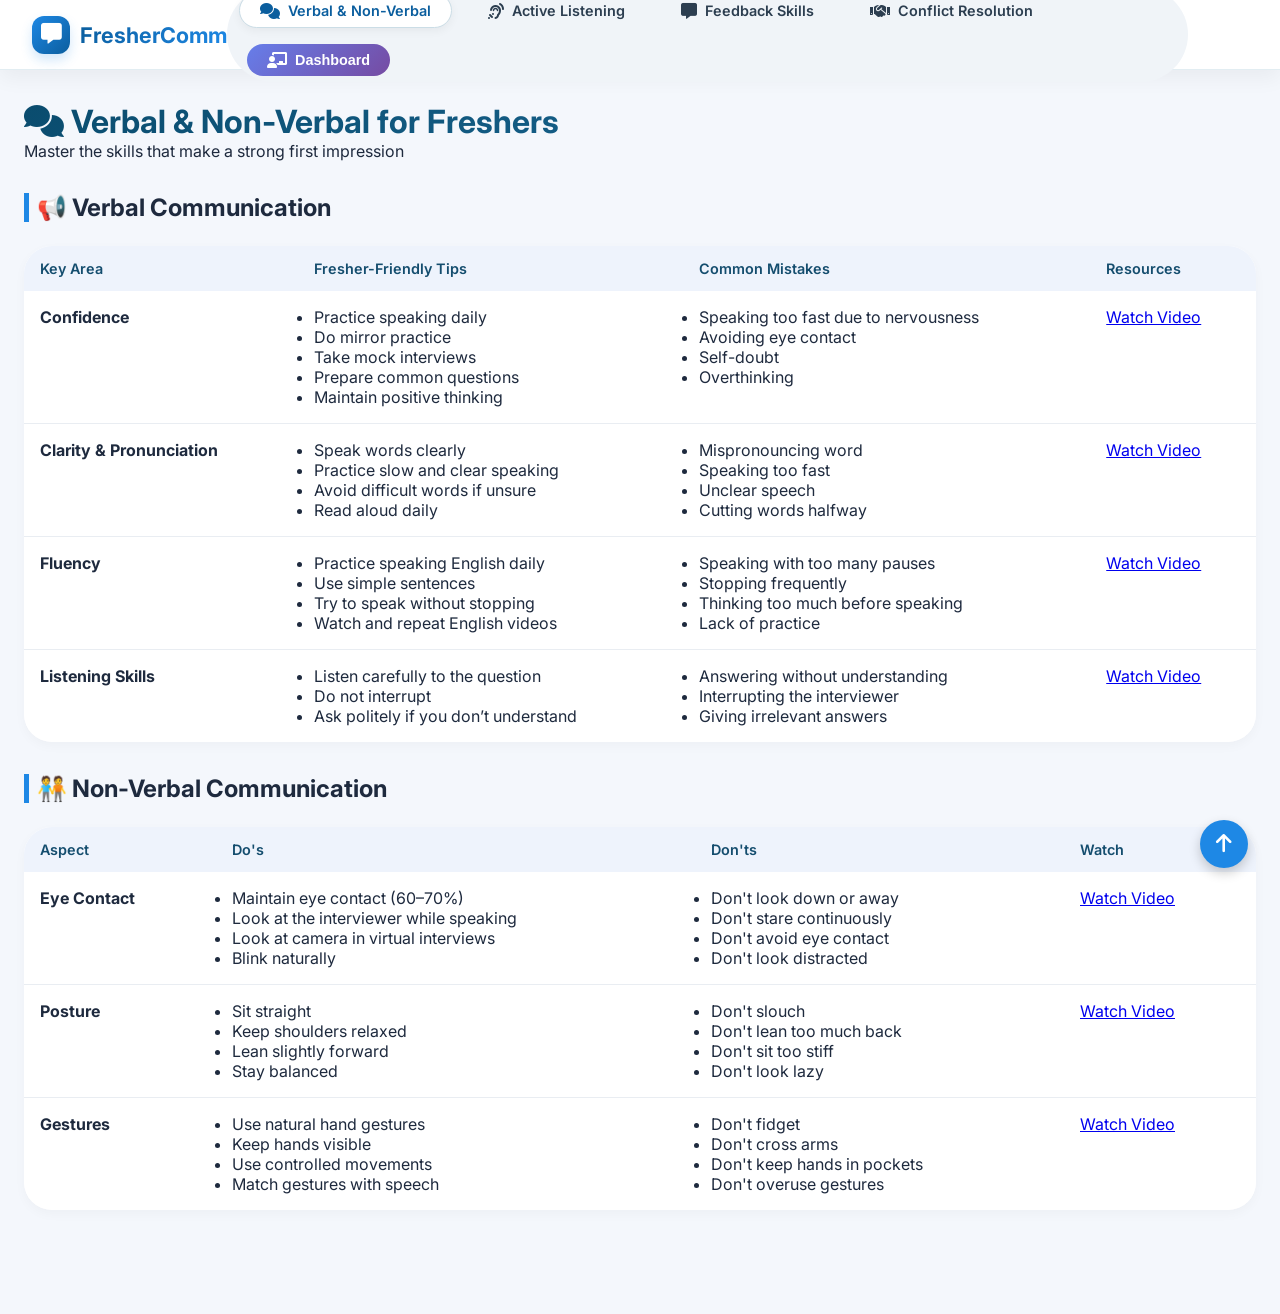
<file: fresher-guide/assets/communication/index.html>
<!DOCTYPE html>
<html lang="en">
<head>
    <meta charset="UTF-8">
    <meta name="viewport" content="width=device-width, initial-scale=1.0">
    <title>Fresher Communication</title>
    <!-- Google Font & Font Awesome -->
    <link rel="preconnect" href="https://fonts.googleapis.com">
    <link rel="preconnect" href="https://fonts.gstatic.com" crossorigin>
    <link href="https://fonts.googleapis.com/css2?family=Inter:opsz,wght@14..32,400;14..32,500;14..32,600;14..32,700&display=swap" rel="stylesheet">
    <link rel="stylesheet" href="https://cdnjs.cloudflare.com/ajax/libs/font-awesome/6.0.0-beta3/css/all.min.css">
    <link rel="stylesheet" href="style.css">
</head>
<body>
    <!-- ========== TOP NAVIGATION BAR ========== -->
    <nav class="navbar">
        <div class="logo-area">
            <div class="logo-icon"><i class="fas fa-message"></i></div>
            <span class="logo-text">FresherComm</span>
        </div>
        <div class="nav-links-wrapper">
            <div class="nav-links">
                <div class="nav-option active" data-mode="verbal"><i class="fas fa-comments"></i> Verbal & Non-Verbal</div>
                <div class="nav-option" data-mode="listening"><i class="fas fa-ear-listen"></i> Active Listening</div>
                <div class="nav-option" data-mode="feedback"><i class="fas fa-message"></i> Feedback Skills</div>
                <div class="nav-option" data-mode="conflict"><i class="fas fa-handshake"></i> Conflict Resolution</div>
                <!-- Dashboard Button -->
                <button class="dashboard-btn" id="dashboardBtn">
                    <i class="fas fa-chalkboard-user"></i> Dashboard
                </button>
            </div>
        </div>
        <div style="width: 60px;"></div>
    </nav>

    <!-- MAIN CONTENT -->
    <div class="main-wrapper">
        <!-- ========== VERBAL & NON-VERBAL PAGE ========== -->
        <div id="verbalSection" class="content-section active">
            <div class="comm-page">
                <div class="page-header">
                    <h1><i class="fas fa-comments"></i> Verbal & Non-Verbal for Freshers</h1>
                    <p>Master the skills that make a strong first impression</p>
                </div>

                <h2 class="section-title">📢 Verbal Communication</h2>
                <table class="info-table">
                    <thead>
                        <tr><th>Key Area</th><th>Fresher-Friendly Tips</th><th>Common Mistakes</th><th>Resources</th></tr>
                    </thead>
                    <tbody>
                        <tr>
                            <td><strong>Confidence</strong></td>
                            <td>
                                <ul>
                                    <li>Practice speaking daily</li>
                                    <li>Do mirror practice</li>
                                    <li>Take mock interviews</li>
                                    <li>Prepare common questions</li>
                                    <li>Maintain positive thinking</li>
                                </ul>
                            </td>
                            <td>
                                <ul>
                                    <li>Speaking too fast due to nervousness</li>
                                    <li>Avoiding eye contact</li>
                                    <li>Self-doubt</li>
                                    <li>Overthinking</li>
                                </ul>
                            </td>
                            <td><a href="https://www.youtube.com/watch?v=ZK3jSxyEGhU" target="_blank"> Watch Video</a></td> </tr>
                        <tr>
                            <td><strong>Clarity & Pronunciation</strong></td>
                            <td>
                                <ul>
                                    <li>Speak words clearly</li>
                                    <li>Practice slow and clear speaking</li>
                                    <li>Avoid difficult words if unsure</li>
                                      <li>Read aloud daily</li>

                                </ul>
                            </td>
                            <td>
                                <ul>
                                    <li>Mispronouncing word</li>
                                    <li>Speaking too fast</li>
                                    <li>Unclear speech</li>
                                    <li>Cutting words halfway</li>
                                </ul>
                            </td>
                            <td><a href="https://www.youtube.com/watch?v=ocYsG8M0x3E" target="_blank">
    Watch Video
</a></td>
                        </tr>
                        <tr>
                            <td><strong>Fluency</strong></td>
                            <td>
                                <ul>
                                    <li>Practice speaking English daily</li>
                                    <li>Use simple sentences</li>
                                    <li>Try to speak without stopping</li>
                                    <li>Watch and repeat English videos</li>
                                </ul>
                            </td>
                            <td>
                                <ul>
                                    <li>Speaking with too many pauses</li>
                                    <li>Stopping frequently</li>
                                    <li>Thinking too much before speaking</li>
                                    <li>Lack of practice</li>
                                </ul>
                            </td>
                            <td><a href="https://www.youtube.com/watch?v=ocYsG8M0x3E" target="_blank">
    Watch Video
</a></td>
                        </tr>

                        <tr>
                            <td><strong>Listening Skills</strong></td>
                            <td>
                                <ul>
                                    <li>Listen carefully to the question</li>
                                    <li>Do not interrupt</li>
                                    <li>Ask politely if you don’t understand</li>
               
                                </ul>
                            </td>
                            <td>
                                <ul>
                                    <li>Answering without understanding</li>
                                    <li>Interrupting the interviewer</li>
                                    <li>Giving irrelevant answers</li>
                                   
                                </ul>
                            </td>
                            <td><a href="https://www.youtube.com/watch?v=ZK3jSxyEGhU" target="_blank"> Watch Video</a></td>
                        </tr>
                    </tbody>
                </table>

                <h2 class="section-title">🧑‍🤝‍🧑 Non-Verbal Communication</h2>
                <table class="info-table">
                    <thead>
                        <tr><th>Aspect</th><th>Do's</th><th>Don'ts</th><th>Watch</th></tr>
                    </thead>
                    <tbody>
                      <tr>
    <td><strong>Eye Contact</strong></td>
    <td>
        <ul>
            <li>Maintain eye contact (60–70%)</li>
            <li>Look at the interviewer while speaking</li>
            <li>Look at camera in virtual interviews</li>
            <li>Blink naturally</li>
        </ul>
    </td>
    <td>
        <ul>
            <li>Don't look down or away</li>
            <li>Don't stare continuously</li>
            <li>Don't avoid eye contact</li>
            <li>Don't look distracted</li>
        </ul>
    </td>
    <td>
        <a href="https://www.youtube.com/watch?v=ZK3jSxyEGhU" target="_blank"> Watch Video</a>
    </td>
</tr>

<tr>
    <td><strong>Posture</strong></td>
    <td>
        <ul>
            <li>Sit straight</li>
            <li>Keep shoulders relaxed</li>
            <li>Lean slightly forward</li>
            <li>Stay balanced</li>
        </ul>
    </td>
    <td>
        <ul>
            <li>Don't slouch</li>
            <li>Don't lean too much back</li>
            <li>Don't sit too stiff</li>
            <li>Don't look lazy</li>
        </ul>
    </td>
    <td>
        <a href="https://www.youtube.com/watch?v=ZK3jSxyEGhU" target="_blank"> Watch Video</a>
    </td>
</tr>

<tr>
    <td><strong>Gestures</strong></td>
    <td>
        <ul>
            <li>Use natural hand gestures</li>
            <li>Keep hands visible</li>
            <li>Use controlled movements</li>
            <li>Match gestures with speech</li>
        </ul>
    </td>
    <td>
        <ul>
            <li>Don't fidget</li>
            <li>Don't cross arms</li>
            <li>Don't keep hands in pockets</li>
            <li>Don't overuse gestures</li>
        </ul>
    </td>
    <td>
       <a href="https://www.youtube.com/watch?v=ZK3jSxyEGhU" target="_blank"> Watch Video</a>
    </td>
</tr>
                    </tbody>
                </table>
            </div>
        </div>

        <!-- ========== ACTIVE LISTENING PAGE ========== -->
        <div id="listeningSection" class="content-section">
            <div class="comm-page">
                <div class="page-header">
                    <h1><i class="fas fa-ear-listen"></i> Active Listening for Freshers</h1>
                    <p>Listen to understand, not just to reply</p>
                </div>

                <table class="info-table">
                     <thead>
        <tr>
            <th>Technique</th>
            <th>How to Practice</th>
            <th>Why It Matters for Freshers</th>
        </tr>
    </thead>
    <tbody>
        <tr>
            <td><strong>Active Listening</strong></td>
            <td>
                <ul>
                    <li>Focus fully on the speaker</li>
                    <li>Avoid distractions</li>
                    <li>Listen till the end</li>
                    <li>Stay mentally present</li>
                </ul>
            </td>
            <td>
                <ul>
                    <li>Understand questions clearly</li>
                    <li>Avoid wrong answers</li>
                    <li>Improves communication</li>
                    <li>Builds confidence</li>
                </ul>
            </td>
        </tr>

        <tr>
            <td><strong>Paraphrasing</strong></td>
            <td>
                <ul>
                    <li>Repeat main idea in your words</li>
                    <li>Use “So you mean…”</li>
                    <li>Focus on key points</li>
                    <li>Keep it simple</li>
                </ul>
            </td>
            <td>
                <ul>
                    <li>Confirms understanding</li>
                    <li>Avoids confusion</li>
                    <li>Shows attentiveness</li>
                    <li>Improves clarity</li>
                </ul>
            </td>
        </tr>

        <tr>
            <td><strong>Clarifying Questions</strong></td>
            <td>
                <ul>
                    <li>Ask when not clear</li>
                    <li>Use polite questions</li>
                    <li>Focus on important points</li>
                    <li>Confirm before answering</li>
                </ul>
            </td>
            <td>
                <ul>
                    <li>Prevents mistakes</li>
                    <li>Improves accuracy</li>
                    <li>Shows interest</li>
                    <li>Builds confidence</li>
                </ul>
            </td>
        </tr>

        <tr>
            <td><strong>Pause Before Responding</strong></td>
            <td>
                <ul>
                    <li>Wait 1–2 seconds</li>
                    <li>Think before speaking</li>
                    <li>Stay calm</li>
                    <li>Organize thoughts</li>
                </ul>
            </td>
            <td>
                <ul>
                    <li>Gives better answers</li>
                    <li>Reduces errors</li>
                    <li>Shows control</li>
                    <li>Improves confidence</li>
                </ul>
            </td>
        </tr>
                    </tbody>
                </table>

                <h2 class="section-title">🎯 Common Fresher Listening Pitfalls</h2>

<table class="info-table">
    <thead>
        <tr>
            <th>Mistake</th>
            <th>Why It Happens</th>
            <th>Fix (3 Points)</th>
        </tr>
    </thead>
    <tbody>
        <tr>
            <td><strong>Interrupting</strong></td>
            <td>
                <ul>
                    <li>Nervousness or fear of forgetting</li>
                    <li>Lack of patience</li>
                </ul>
            </td>
            <td>
                <ul>
                    <li>Listen till the speaker finishes</li>
                    <li>Take a short pause before responding</li>
                    <li>Stay calm and focused</li>
                </ul>
            </td>
        </tr>

        <tr>
            <td><strong>Assuming the Question</strong></td>
            <td>
                <ul>
                    <li>Overconfidence</li>
                    <li>Not paying full attention</li>
                </ul>
            </td>
            <td>
                <ul>
                    <li>Listen carefully till the end</li>
                    <li>Avoid guessing the question</li>
                    <li>Ask for clarification if needed</li>
                </ul>
            </td>
        </tr>

        <tr>
            <td><strong>Thinking About Response While Listening</strong></td>
            <td>
                <ul>
                    <li>Mental multitasking</li>
                    <li>Lack of focus</li>
                </ul>
            </td>
            <td>
                <ul>
                    <li>Focus fully on the speaker</li>
                    <li>Do not plan answer early</li>
                    <li>Think after listening completely</li>
                </ul>
            </td>
        </tr>

        <tr>
            <td><strong>Misunderstanding the Message</strong></td>
            <td>
                <ul>
                    <li>Not focusing on key points</li>
                    <li>Poor listening habits</li>
                </ul>
            </td>
            <td>
                <ul>
                    <li>Focus on main ideas</li>
                    <li>Use paraphrasing to confirm</li>
                    <li>Ask questions if confused</li>
                </ul>
            </td>
        </tr>
    </tbody>
</table>
                </table>
            </div>
        </div>

        <!-- ========== FEEDBACK SKILLS PAGE ========== -->
        <div id="feedbackSection" class="content-section">
            <div class="comm-page">
                <div class="page-header">
                    <h1><i class="fas fa-message"></i> Feedback Skills for Freshers</h1>
                    <p>Give and receive feedback like a pro</p>
                </div>

                <h2 class="section-title">📥 Receiving Feedback</h2>
                <table class="info-table">
                    
    <thead>
        <tr>
            <th>Step</th>
            <th>Action</th>
            <th>Example Phrase</th>
        </tr>
    </thead>
    <tbody>
        <tr>
            <td>1. Listen</td>
            <td>Listen carefully without interrupting</td>
            <td>—</td>
        </tr>

        <tr>
            <td>2. Clarify</td>
            <td>Ask if something is not clear</td>
            <td>“Could you explain this part?”</td>
        </tr>

        <tr>
            <td>3. Acknowledge</td>
            <td>Accept feedback positively</td>
            <td>“Thank you for your feedback.”</td>
        </tr>

        <tr>
            <td>4. Reflect</td>
            <td>Think about what to improve</td>
            <td>“I will work on this.”</td>
        </tr>

        <tr>
            <td>5. Act</td>
            <td>Apply feedback in your work</td>
            <td>“I have improved it as suggested.”</td>
        </tr>
                    </tbody>
                </table>
               
            </div>
        </div>

        <!-- ========== CONFLICT RESOLUTION PAGE ========== -->
        <div id="conflictSection" class="content-section">
            <div class="comm-page">
                <div class="page-header">
                    <h1><i class="fas fa-handshake"></i> Conflict Resolution for Freshers</h1>
                    <p>Handle disagreements professionally and grow</p>
                </div>

                <h2 class="section-title">🔄 5-Step Fresher-Friendly Process</h2>
                <table class="info-table">
                    <thead>
                        <tr><th>Step</th><th>What to Do</th><th>Example Phrase</th></tr>
                    </thead>
                    <tbody>
                        <tr><td>1. Pause</li><td>Don't react emotionally; take a breath</li><td>"Let me think about that."</li></tr>
                        <tr><td>2. Listen</li><td>Understand their perspective fully</li><td>"Can you help me understand your view?"</li></tr>
                        <tr><td>3. Express</li><td>Use "I" statements</li><td>"I felt concerned when..."</li></tr>
                        <tr><td>4. Propose</li><td>Suggest a solution together</li><td>"What if we try...?"</li></tr>
                        <tr><td>5. Agree</li><td>Commit and follow up</li><td>"Let's check in tomorrow."</li></tr>
                    </tbody>
                </table>

                
                    </tbody>
                </table>
        </div>
    </div>
    <button class="scroll-btn" id="scrollBtn"><i class="fas fa-arrow-up"></i></button>

    <script src="script.js"></script>
</body>
</html>
</file>
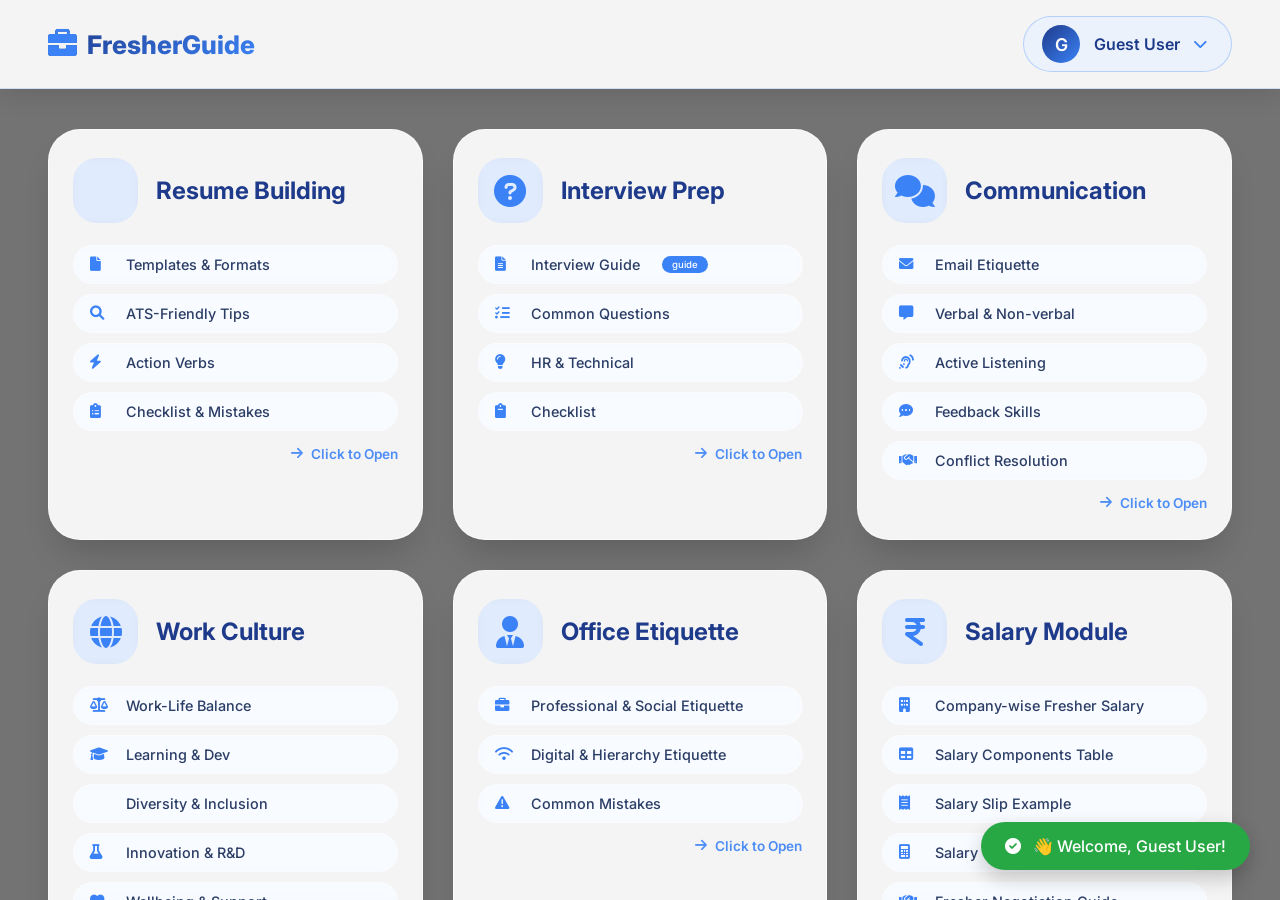
<file: fresher-guide/assets/Dashboard/index.html>
<!DOCTYPE html>
<html lang="en">
<head>
    <meta charset="UTF-8">
    <meta name="viewport" content="width=device-width, initial-scale=1.0, user-scalable=no">
    <title>FresherGuide · Career Dashboard | Full Screen</title>
    <!-- Font Awesome 6 -->
    <link rel="stylesheet" href="https://cdnjs.cloudflare.com/ajax/libs/font-awesome/6.0.0-beta3/css/all.min.css">
    <!-- Google Fonts -->
    <link href="https://fonts.googleapis.com/css2?family=Inter:opsz,wght@14..32,300;14..32,400;14..32,500;14..32,600;14..32,700;14..32,800&display=swap" rel="stylesheet">
    <link rel="stylesheet" href="style.css">
</head>
<body>
<div class="dashboard">
    <!-- Navigation Bar -->
    <div class="navbar">
        <div class="nav-left">
            <span class="nav-logo" onclick="goToHomepage()"><i class="fas fa-briefcase"></i> FresherGuide</span>
        </div>
        <div class="nav-right" id="navRight">
            <div class="user-dropdown" id="userDropdownBtn">
                <div class="user-avatar" id="userAvatar">G</div>
                <span class="user-name" id="displayName">Guest User</span>
                <i class="fas fa-chevron-down"></i>
            </div>
            <div class="dropdown-menu" id="dropdownMenu">
                <a href="#" id="clearProgressBtn"><i class="fas fa-trash-alt"></i> Log Out</a>
            </div>
        </div>
    </div>

    <!-- Scrollable Content Area -->
    <div class="scrollable-content">
        <!-- Modules Grid -->
        <div class="roadmap-grid">
            <!-- 1. Resume Building -->
            <div class="module-card" data-module="Resume Building" data-href="../resume builder/index.html">
                <div class="module-header">
                    <div class="module-icon"><i class="fas fa-file-pen"></i></div>
                    <h2>Resume Building</h2>
                </div>
                <ul class="clickable-list">
                    <li><i class="fas fa-file"></i> Templates & Formats</li>
                    <li><i class="fas fa-magnifying-glass"></i> ATS-Friendly Tips</li>
                    <li><i class="fas fa-bolt"></i> Action Verbs</li>
                    <li><i class="fas fa-clipboard-list"></i> Checklist & Mistakes</li>
                </ul>
                <div class="external-hint"><i class="fas fa-arrow-right"></i> Click to Open</div>
            </div>
            
            <!-- 2. Interview Prep -->
            <div class="module-card" data-module="Interview Prep" data-href="../interview/index.html">
                <div class="module-header">
                    <div class="module-icon"><i class="fas fa-circle-question"></i></div>
                    <h2>Interview Prep</h2>
                </div>
                <ul class="clickable-list">
                    <li><i class="fas fa-file-lines"></i> Interview Guide <span class="badge-new">guide</span></li>
                    <li><i class="fas fa-list-check"></i> Common Questions</li>
                    <li><i class="fas fa-lightbulb"></i> HR & Technical</li>
                    <li><i class="fas fa-clipboard"></i> Checklist</li>
                </ul>
                <div class="external-hint"><i class="fas fa-arrow-right"></i> Click to Open</div>
            </div>
            
            <!-- 3. Communication -->
            <div class="module-card" data-module="Communication" data-href="../communication/index.html">
                <div class="module-header">
                    <div class="module-icon"><i class="fas fa-comments"></i></div>
                    <h2>Communication</h2>
                </div>
                <ul class="clickable-list">
                    <li><i class="fas fa-envelope"></i> Email Etiquette</li>
                    <li><i class="fas fa-message"></i> Verbal & Non-verbal</li>
                    <li><i class="fas fa-ear-listen"></i> Active Listening</li>
                    <li><i class="fas fa-comment-dots"></i> Feedback Skills</li>
                    <li><i class="fas fa-handshake"></i> Conflict Resolution</li>
                </ul>
                <div class="external-hint"><i class="fas fa-arrow-right"></i> Click to Open</div>
            </div>
            
            <!-- 4. Work Culture -->
            <div class="module-card" data-module="Work Culture" data-href="../workculture/index.html">
                <div class="module-header">
                    <div class="module-icon"><i class="fas fa-globe"></i></div>
                    <h2>Work Culture</h2>
                </div>
                <ul class="clickable-list">
                    <li><i class="fas fa-scale-balanced"></i> Work-Life Balance</li>
                    <li><i class="fas fa-graduation-cap"></i> Learning & Dev</li>
                    <li><i class="fas fa-people-group"></i> Diversity & Inclusion</li>
                    <li><i class="fas fa-flask"></i> Innovation & R&D</li>
                    <li><i class="fas fa-heart"></i> Wellbeing & Support</li>
                </ul>
                <div class="external-hint"><i class="fas fa-arrow-right"></i> Click to Open</div>
            </div>
            
            <!-- 5. Office Etiquette -->
            <div class="module-card" data-module="Office Etiquette" data-href="../etiquette/index.html">
                <div class="module-header">
                    <div class="module-icon"><i class="fas fa-user-tie"></i></div>
                    <h2>Office Etiquette</h2>
                </div>
                <ul class="clickable-list">
                    <li><i class="fas fa-briefcase"></i> Professional & Social Etiquette</li>
                    <li><i class="fas fa-wifi"></i> Digital & Hierarchy Etiquette</li>
                    <li><i class="fas fa-exclamation-triangle"></i> Common Mistakes</li>
                </ul>
                <div class="external-hint"><i class="fas fa-arrow-right"></i> Click to Open</div>
            </div>
            
            <!-- 6. Salary Module -->
            <div class="module-card" data-module="Salary Module" data-href="../salary/index.html">
                <div class="module-header">
                    <div class="module-icon"><i class="fas fa-indian-rupee-sign"></i></div>
                    <h2>Salary Module</h2>
                </div>
                <ul class="clickable-list">
                    <li><i class="fas fa-building"></i> Company-wise Fresher Salary</li>
                    <li><i class="fas fa-table"></i> Salary Components Table</li>
                    <li><i class="fas fa-receipt"></i> Salary Slip Example</li>
                    <li><i class="fas fa-calculator"></i> Salary Calculator</li>
                    <li><i class="fas fa-handshake"></i> Fresher Negotiation Guide</li>
                </ul>
                <div class="external-hint"><i class="fas fa-arrow-right"></i> Click to Open</div>
            </div>
        </div>
    </div>
</div>

<script src="script.js"></script>
</body>
</html>
</file>
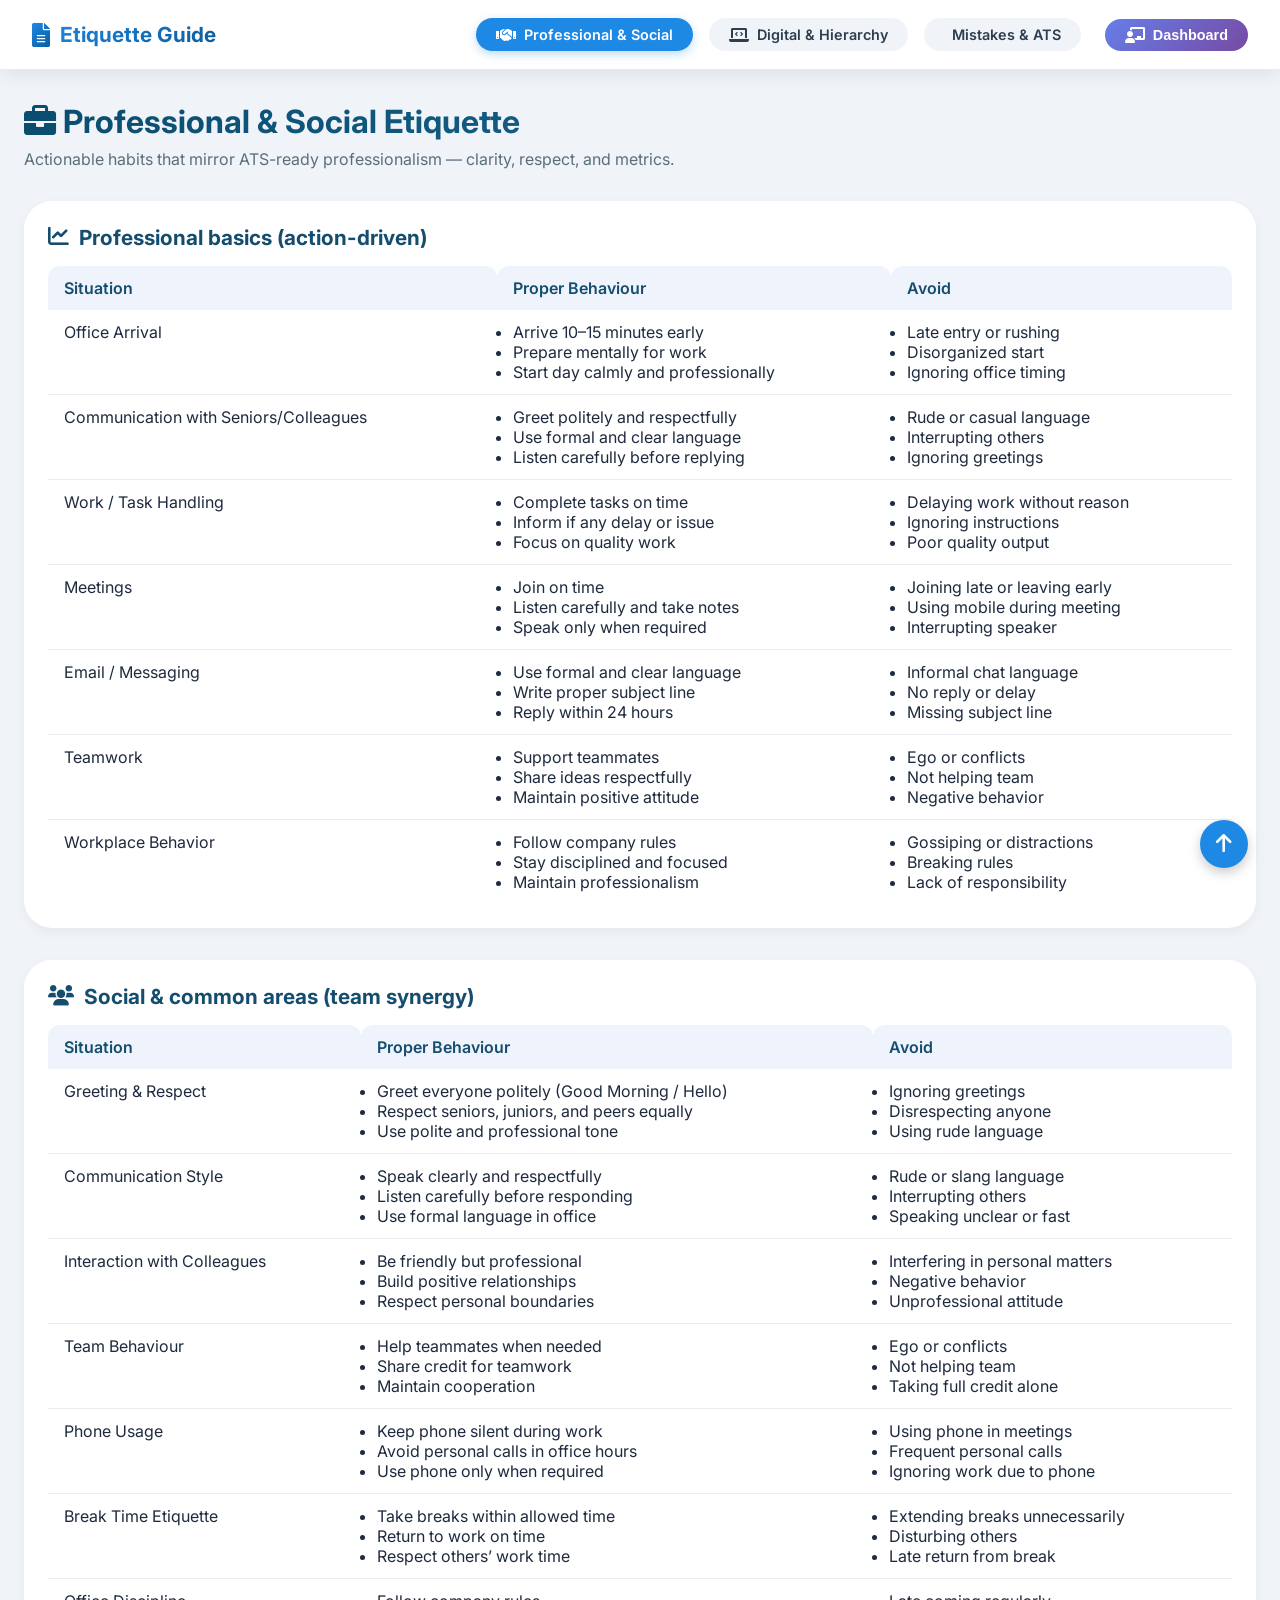
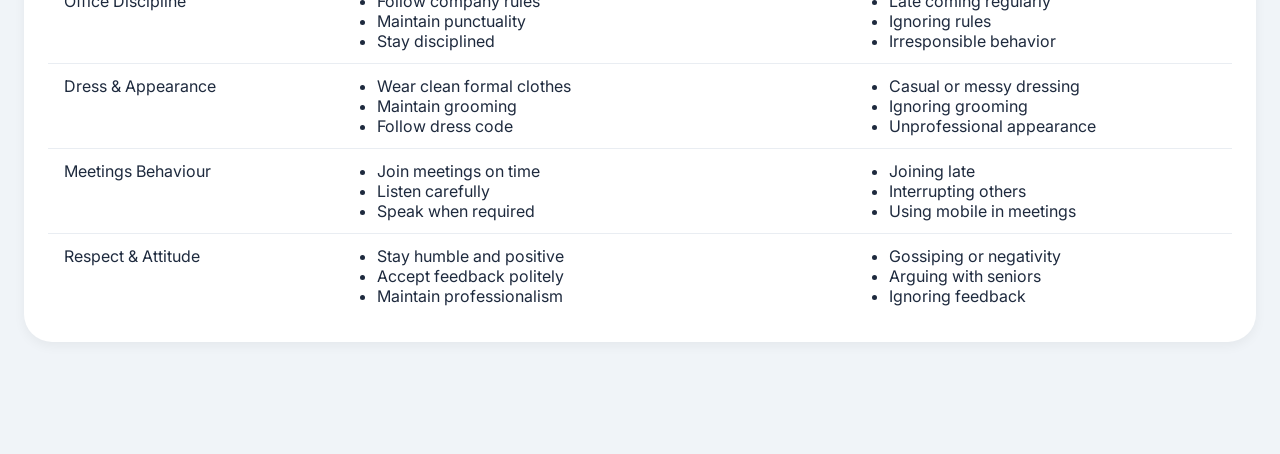
<file: fresher-guide/assets/etiquette/index.html>
<!DOCTYPE html>
<html lang="en">
<head>
    <meta charset="UTF-8">
    <meta name="viewport" content="width=device-width, initial-scale=1.0">
    <title>Office Etiquette | Professional Communication Guide</title>
    <!-- Google Font & Font Awesome -->
    <link rel="preconnect" href="https://fonts.googleapis.com">
    <link rel="preconnect" href="https://fonts.gstatic.com" crossorigin>
    <link href="https://fonts.googleapis.com/css2?family=Inter:opsz,wght@14..32,400;14..32,500;14..32,600;14..32,700;14..32,800&display=swap" rel="stylesheet">
    <link rel="stylesheet" href="https://cdnjs.cloudflare.com/ajax/libs/font-awesome/6.0.0-beta3/css/all.min.css">
    <link rel="stylesheet" href="style.css">
</head>
<body>
    <!-- ========== NAVIGATION ========== -->
    <nav class="navbar">
        <div class="logo">
            <i class="fas fa-file-alt"></i>
            <span>Etiquette Guide</span>
        </div>
        <div class="nav-links">
            <div class="nav-item active" data-block="proSocialBlock">
                <i class="fas fa-handshake"></i> Professional & Social
            </div>
            <div class="nav-item" data-block="digitalHierBlock">
                <i class="fas fa-laptop-code"></i> Digital & Hierarchy
            </div>
            <div class="nav-item" data-block="mistakeBlock">
                <i class="fas fa-chart-simple"></i> Mistakes & ATS
            </div>
            <!-- Dashboard Button -->
            <button class="dashboard-btn" id="dashboardBtn">
                <i class="fas fa-chalkboard-user"></i> Dashboard
            </button>
        </div>
    </nav>

    <main class="main-content">
        <!-- ========== SECTION 1: PROFESSIONAL & SOCIAL ETIQUETTE ========== -->
        <div id="proSocialBlock" class="section-block active-block">
            <div class="page-header">
                <h1><i class="fas fa-briefcase"></i> Professional & Social Etiquette</h1>
                <p>Actionable habits that mirror ATS-ready professionalism — clarity, respect, and metrics.</p>
            </div>
            <div class="table-container">
                <h2><i class="fas fa-chart-line"></i> Professional basics (action-driven)</h2>
                <table class="clean-table">
                    <thead>
            <tr>
                <th>Situation</th>
                <th>Proper Behaviour</th>
                <th>Avoid</th>
            </tr>
        </thead>

        <tbody>

            <tr>
                <td>Office Arrival</td>
                <td>
                    <ul>
                        <li>Arrive 10–15 minutes early</li>
                        <li>Prepare mentally for work</li>
                        <li>Start day calmly and professionally</li>
                    </ul>
                </td>
                <td>
                    <ul>
                        <li>Late entry or rushing</li>
                        <li>Disorganized start</li>
                        <li>Ignoring office timing</li>
                    </ul>
                </td>
            </tr>

            <tr>
                <td>Communication with Seniors/Colleagues</td>
                <td>
                    <ul>
                        <li>Greet politely and respectfully</li>
                        <li>Use formal and clear language</li>
                        <li>Listen carefully before replying</li>
                    </ul>
                </td>
                <td>
                    <ul>
                        <li>Rude or casual language</li>
                        <li>Interrupting others</li>
                        <li>Ignoring greetings</li>
                    </ul>
                </td>
            </tr>

            <tr>
                <td>Work / Task Handling</td>
                <td>
                    <ul>
                        <li>Complete tasks on time</li>
                        <li>Inform if any delay or issue</li>
                        <li>Focus on quality work</li>
                    </ul>
                </td>
                <td>
                    <ul>
                        <li>Delaying work without reason</li>
                        <li>Ignoring instructions</li>
                        <li>Poor quality output</li>
                    </ul>
                </td>
            </tr>

            <tr>
                <td>Meetings</td>
                <td>
                    <ul>
                        <li>Join on time</li>
                        <li>Listen carefully and take notes</li>
                        <li>Speak only when required</li>
                    </ul>
                </td>
                <td>
                    <ul>
                        <li>Joining late or leaving early</li>
                        <li>Using mobile during meeting</li>
                        <li>Interrupting speaker</li>
                    </ul>
                </td>
            </tr>

            <tr>
                <td>Email / Messaging</td>
                <td>
                    <ul>
                        <li>Use formal and clear language</li>
                        <li>Write proper subject line</li>
                        <li>Reply within 24 hours</li>
                    </ul>
                </td>
                <td>
                    <ul>
                        <li>Informal chat language</li>
                        <li>No reply or delay</li>
                        <li>Missing subject line</li>
                    </ul>
                </td>
            </tr>

            <tr>
                <td>Teamwork</td>
                <td>
                    <ul>
                        <li>Support teammates</li>
                        <li>Share ideas respectfully</li>
                        <li>Maintain positive attitude</li>
                    </ul>
                </td>
                <td>
                    <ul>
                        <li>Ego or conflicts</li>
                        <li>Not helping team</li>
                        <li>Negative behavior</li>
                    </ul>
                </td>
            </tr>

            <tr>
                <td>Workplace Behavior</td>
                <td>
                    <ul>
                        <li>Follow company rules</li>
                        <li>Stay disciplined and focused</li>
                        <li>Maintain professionalism</li>
                    </ul>
                </td>
                <td>
                    <ul>
                        <li>Gossiping or distractions</li>
                        <li>Breaking rules</li>
                        <li>Lack of responsibility</li>
                    </ul>
                </td>
            </tr>
                    </tbody>
                </table>
            </div>
            <div class="table-container">
                <h2><i class="fas fa-users"></i> Social & common areas (team synergy)</h2>
                <table class="clean-table">
               <thead>
            <tr>
                <th>Situation</th>
                <th>Proper Behaviour</th>
                <th>Avoid</th>
            </tr>
        </thead>

        <tbody>

            <tr>
                <td>Greeting & Respect</td>
                <td>
                    <ul>
                        <li>Greet everyone politely (Good Morning / Hello)</li>
                        <li>Respect seniors, juniors, and peers equally</li>
                        <li>Use polite and professional tone</li>
                    </ul>
                </td>
                <td>
                    <ul>
                        <li>Ignoring greetings</li>
                        <li>Disrespecting anyone</li>
                        <li>Using rude language</li>
                    </ul>
                </td>
            </tr>

            <tr>
                <td>Communication Style</td>
                <td>
                    <ul>
                        <li>Speak clearly and respectfully</li>
                        <li>Listen carefully before responding</li>
                        <li>Use formal language in office</li>
                    </ul>
                </td>
                <td>
                    <ul>
                        <li>Rude or slang language</li>
                        <li>Interrupting others</li>
                        <li>Speaking unclear or fast</li>
                    </ul>
                </td>
            </tr>

            <tr>
                <td>Interaction with Colleagues</td>
                <td>
                    <ul>
                        <li>Be friendly but professional</li>
                        <li>Build positive relationships</li>
                        <li>Respect personal boundaries</li>
                    </ul>
                </td>
                <td>
                    <ul>
                        <li>Interfering in personal matters</li>
                        <li>Negative behavior</li>
                        <li>Unprofessional attitude</li>
                    </ul>
                </td>
            </tr>

            <tr>
                <td>Team Behaviour</td>
                <td>
                    <ul>
                        <li>Help teammates when needed</li>
                        <li>Share credit for teamwork</li>
                        <li>Maintain cooperation</li>
                    </ul>
                </td>
                <td>
                    <ul>
                        <li>Ego or conflicts</li>
                        <li>Not helping team</li>
                        <li>Taking full credit alone</li>
                    </ul>
                </td>
            </tr>

            <tr>
                <td>Phone Usage</td>
                <td>
                    <ul>
                        <li>Keep phone silent during work</li>
                        <li>Avoid personal calls in office hours</li>
                        <li>Use phone only when required</li>
                    </ul>
                </td>
                <td>
                    <ul>
                        <li>Using phone in meetings</li>
                        <li>Frequent personal calls</li>
                        <li>Ignoring work due to phone</li>
                    </ul>
                </td>
            </tr>

            <tr>
                <td>Break Time Etiquette</td>
                <td>
                    <ul>
                        <li>Take breaks within allowed time</li>
                        <li>Return to work on time</li>
                        <li>Respect others’ work time</li>
                    </ul>
                </td>
                <td>
                    <ul>
                        <li>Extending breaks unnecessarily</li>
                        <li>Disturbing others</li>
                        <li>Late return from break</li>
                    </ul>
                </td>
            </tr>

            <tr>
                <td>Office Discipline</td>
                <td>
                    <ul>
                        <li>Follow company rules</li>
                        <li>Maintain punctuality</li>
                        <li>Stay disciplined</li>
                    </ul>
                </td>
                <td>
                    <ul>
                        <li>Late coming regularly</li>
                        <li>Ignoring rules</li>
                        <li>Irresponsible behavior</li>
                    </ul>
                </td>
            </tr>

            <tr>
                <td>Dress & Appearance</td>
                <td>
                    <ul>
                        <li>Wear clean formal clothes</li>
                        <li>Maintain grooming</li>
                        <li>Follow dress code</li>
                    </ul>
                </td>
                <td>
                    <ul>
                        <li>Casual or messy dressing</li>
                        <li>Ignoring grooming</li>
                        <li>Unprofessional appearance</li>
                    </ul>
                </td>
            </tr>

            <tr>
                <td>Meetings Behaviour</td>
                <td>
                    <ul>
                        <li>Join meetings on time</li>
                        <li>Listen carefully</li>
                        <li>Speak when required</li>
                    </ul>
                </td>
                <td>
                    <ul>
                        <li>Joining late</li>
                        <li>Interrupting others</li>
                        <li>Using mobile in meetings</li>
                    </ul>
                </td>
            </tr>

            <tr>
                <td>Respect & Attitude</td>
                <td>
                    <ul>
                        <li>Stay humble and positive</li>
                        <li>Accept feedback politely</li>
                        <li>Maintain professionalism</li>
                    </ul>
                </td>
                <td>
                    <ul>
                        <li>Gossiping or negativity</li>
                        <li>Arguing with seniors</li>
                        <li>Ignoring feedback</li>
                    </ul>
                </td>
            </tr>

                    </tbody>
                </table>
            </div>
        </div>

        <!-- ========== SECTION 2: DIGITAL & HIERARCHY ETIQUETTE ========== -->
        <div id="digitalHierBlock" class="section-block">
            <div class="page-header">
                <h1><i class="fas fa-chart-network"></i> Digital & Hierarchy Etiquette</h1>
                <p>Remote excellence + organizational respect — keywords for career growth.</p>
            </div>
            <div class="table-container">
                <h2><i class="fas fa-wifi"></i> Digital / remote (ATS soft skills)</h2>
                <table class="clean-table">
<thead>
    <tr>
        <th>Situation</th>
        <th> Proper behavior</th>
        <th> Avoid</th>
    </tr>
</thead>

<tbody>

    <tr>
        <td><i class="fas fa-video"></i> Video Calls</td>
        <td>
            <ul>
                <li>Turn on camera during meetings (if required)</li>
                <li>Keep microphone on mute when not speaking</li>
                <li>Use headset for clear audio</li>
                <li>Look at camera while speaking</li>
                <li>Maintain clean and distraction-free background</li>
            </ul>
        </td>
        <td>
            <ul>
                <li>Eating during calls</li>
                <li>Background noise or disturbance</li>
                <li>Multitasking or distracted behavior</li>
                <li>Camera off without reason</li>
            </ul>
        </td>
    </tr>

    <tr>
        <td><i class="fas fa-envelope-open-text"></i> Email Communication</td>
        <td>
            <ul>
                <li>Reply within 24 hours</li>
                <li>Use clear subject line</li>
                <li>Write professional and structured content</li>
                <li>Use proper signature (Name, Role, Contact)</li>
                <li>Use bullet points for clarity</li>
            </ul>
        </td>
        <td>
            <ul>
                <li>Using too many emojis</li>
                <li>No subject line</li>
                <li>Reply-all unnecessarily</li>
                <li>Informal or chat-style language</li>
            </ul>
        </td>
    </tr>

    <tr>
        <td><i class="fas fa-hashtag"></i> Slack / Teams Communication</td>
        <td>
            <ul>
                <li>Use proper threads for conversations</li>
                <li>Mention only relevant people using @name</li>
                <li>Write complete and clear messages</li>
                <li>Keep communication professional</li>
            </ul>
        </td>
        <td>
            <ul>
                <li>Sending only “hi” or “hey” messages</li>
                <li>Using @channel for unnecessary updates</li>
                <li>Spamming messages</li>
                <li>Sending unclear instructions</li>
            </ul>
        </td>
    </tr>

    <tr>
        <td><i class="fas fa-file"></i> File Sharing & Documentation</td>
        <td>
            <ul>
                <li>Use proper file naming format (ProjectName_Date_Initials)</li>
                <li>Organize files in structured folders</li>
                <li>Share only required access/permissions</li>
                <li>Keep version control properly</li>
            </ul>
        </td>
        <td>
            <ul>
                <li>Random names like “final_final_v2.docx”</li>
                <li>Sending unorganized files</li>
                <li>Sharing without permission</li>
                <li>Confusing file versions</li>
            </ul>
        </td>
    </tr>

    <tr>
        <td><i class="fas fa-headset"></i> Remote Meetings Etiquette</td>
        <td>
            <ul>
                <li>Be on time for online meetings</li>
                <li>Use headset for clear communication</li>
                <li>Stay focused and attentive</li>
                <li>Show engagement (nod, respond when needed)</li>
            </ul>
        </td>
        <td>
            <ul>
                <li>Typing loudly during meetings</li>
                <li>Eating or multitasking</li>
                <li>Background interruptions</li>
                <li>Joining late or leaving early</li>
            </ul>
        </td>
    </tr>

                    </tbody>
                </table>
            </div>
            <div class="table-container">
                <h2><i class="fas fa-sitemap"></i> Hierarchy & respect (promotion mindset)</h2>
                <table class="clean-table">
                      <thead>
            <tr>
                <th>With whom</th>
                <th> Proper behavior (metric-driven)</th>
                <th> Avoid</th>
            </tr>
        </thead>

        <tbody>

            <tr>
                <td>Senior Leaders</td>
                <td>
                    <ul>
                        <li>Communicate in a concise and structured way</li>
                        <li>Ask 1–2 relevant and insightful questions</li>
                        <li>Show preparation before meetings or discussions</li>
                    </ul>
                </td>
                <td>
                    <ul>
                        <li>Ignoring or avoiding communication</li>
                        <li>Over-sharing personal or unnecessary details</li>
                        <li>Nervous or unprepared behavior</li>
                    </ul>
                </td>
            </tr>

            <tr>
                <td>Your Manager</td>
                <td>
                    <ul>
                        <li>Give weekly progress updates</li>
                        <li>Inform early about risks, issues, or delays</li>
                        <li>Ask for feedback regularly (every 2 weeks)</li>
                    </ul>
                </td>
                <td>
                    <ul>
                        <li>Hiding mistakes or delays</li>
                        <li>Last-minute problem reporting</li>
                        <li>Lack of communication</li>
                    </ul>
                </td>
            </tr>

            <tr>
                <td>Peers (Colleagues)</td>
                <td>
                    <ul>
                        <li>Collaborate and support teamwork</li>
                        <li>Share credit for group contributions</li>
                        <li>Share useful resources and knowledge</li>
                    </ul>
                </td>
                <td>
                    <ul>
                        <li>Gossip or negative discussions</li>
                        <li>Unfair competition</li>
                        <li>Taking credit for others’ work</li>
                    </ul>
                </td>
            </tr>

            <tr>
                <td>Interns / Juniors</td>
                <td>
                    <ul>
                        <li>Provide clear and structured guidance</li>
                        <li>Be patient while explaining tasks</li>
                        <li>Support learning and development</li>
                    </ul>
                </td>
                <td>
                    <ul>
                        <li>Showing arrogance or superiority</li>
                        <li>Ignoring help or doubts</li>
                        <li>Mocking or discouraging juniors</li>
                    </ul>
                </td>
            </tr>

            <tr>
                <td>Titles / Names</td>
                <td>
                    <ul>
                        <li>Use Mr./Ms. until invited otherwise</li>
                        <li>Respect designation and hierarchy</li>
                        <li>Use formal communication initially</li>
                    </ul>
                </td>
                <td>
                    <ul>
                        <li>Using nicknames too early</li>
                        <li>First-name usage without permission</li>
                        <li>Informal or casual addressing in office</li>
                    </ul>
                </td>
            </tr>

                    </tbody>
                </table>
            </div>
        </div>

        <!-- ========== SECTION 3: MISTAKES & ATS-PRO TOOLKIT ========== -->
        <div id="mistakeBlock" class="section-block">
            <div class="page-header">
                <h1><i class="fas fa-check-double"></i> Mistakes & ATS-Pro Toolkit</h1>
                <p>Resume-level polish meets office etiquette — double your professional impact.</p>
            </div>
            
            <div class="ats-checklist">
                <h3><i class="fas fa-list-check"></i>  Checklist (Resume + Behaviour)</h3>
                <div class="check-grid">
                    <div class="check-item"><i class="fas fa-id-card"></i> Contact info – name, email, phone, location, LinkedIn</div>
                    <div class="check-item"><i class="fas fa-heading"></i> Standard headings – SUMMARY, EXPERIENCE, EDUCATION, SKILLS, PROJECTS</div>
                    <div class="check-item"><i class="fas fa-bolt"></i> Action verbs – every bullet starts with powerful verb</div>
                    <div class="check-item"><i class="fas fa-chart-line"></i> Numbers/metrics – at least 3-5 bullets with %, $, time</div>
                    <div class="check-item"><i class="fas fa-key"></i> Keywords – 15+ from job description</div>
                    <div class="check-item"><i class="fas fa-calendar-alt"></i> Dates – all positions include month/year</div>
                    <div class="check-item"><i class="fas fa-sort-amount-down"></i> Reverse chronological – most recent first</div>
                    <div class="check-item"><i class="fas fa-file-word"></i> File format – .docx or text PDF (ATS-friendly)</div>
                    <div class="check-item"><i class="fas fa-ban"></i> Avoid "Responsible for" – replace with action verbs</div>
                    <div class="check-item"><i class="fas fa-bullhorn"></i> Professional summary with 3 achievements</div>
                </div>
            </div>

            <div class="table-container">
                <h2><i class="fas fa-exclamation-triangle"></i> 10 Common Mistakes Freshers Make (ATS-aware)</h2>
                <div class="mistakes-list-ats">
                    <div class="mistake-card"><i class="fas fa-tshirt"></i> <div><strong>Dress code confusion</strong> – first week observe, when in doubt go one step formal. Reflects personal brand.</div></div>
                    <div class="mistake-card"><i class="fas fa-hourglass-half"></i> <div><strong>2–3 minutes late daily</strong> – builds reputation. Aim 10 min early = punctuality metric.</div></div>
                    <div class="mistake-card"><i class="fas fa-microphone-alt"></i> <div><strong>Interrupting</strong> – let others finish; note-taking boosts active listening score.</div></div>
                    <div class="mistake-card"><i class="fas fa-mobile-alt"></i> <div><strong>Phone in meetings</strong> – face down or away. scrolling reduces perceived professionalism by 40%.</div></div>
                    <div class="mistake-card"><i class="fas fa-fish"></i> <div><strong>Smelly food at desk</strong> – use pantry. Impacts team comfort & collaboration rating.</div></div>
                    <div class="mistake-card"><i class="fas fa-heart"></i> <div><strong>Forgetting "please/thank you"</strong> – two magic words; gratitude increases peer recommendations.</div></div>
                    <div class="mistake-card"><i class="fas fa-exchange-alt"></i> <div><strong>Borrow & forget to return</strong> – return pens/chargers same day. Builds reliability KPI.</div></div>
                    <div class="mistake-card"><i class="fas fa-comment"></i> <div><strong>Gossiping</strong> – stay out; trustworthiness drops by 70% when caught gossiping.</div></div>
                    <div class="mistake-card"><i class="fas fa-calendar-week"></i> <div><strong>Missing deadlines without warning</strong> – communicate 48h in advance: "risk flagged early".</div></div>
                    <div class="mistake-card"><i class="fas fa-mask"></i> <div><strong>Oversharing personal life</strong> – maintain boundaries; focus on professional contributions.</div></div>
                </div>
                
                   
    </main>
    
    <button class="scroll-top" id="scrollBtn">
        <i class="fas fa-arrow-up"></i>
    </button>

    <script src="script.js"></script>
</body>
</html>
</file>
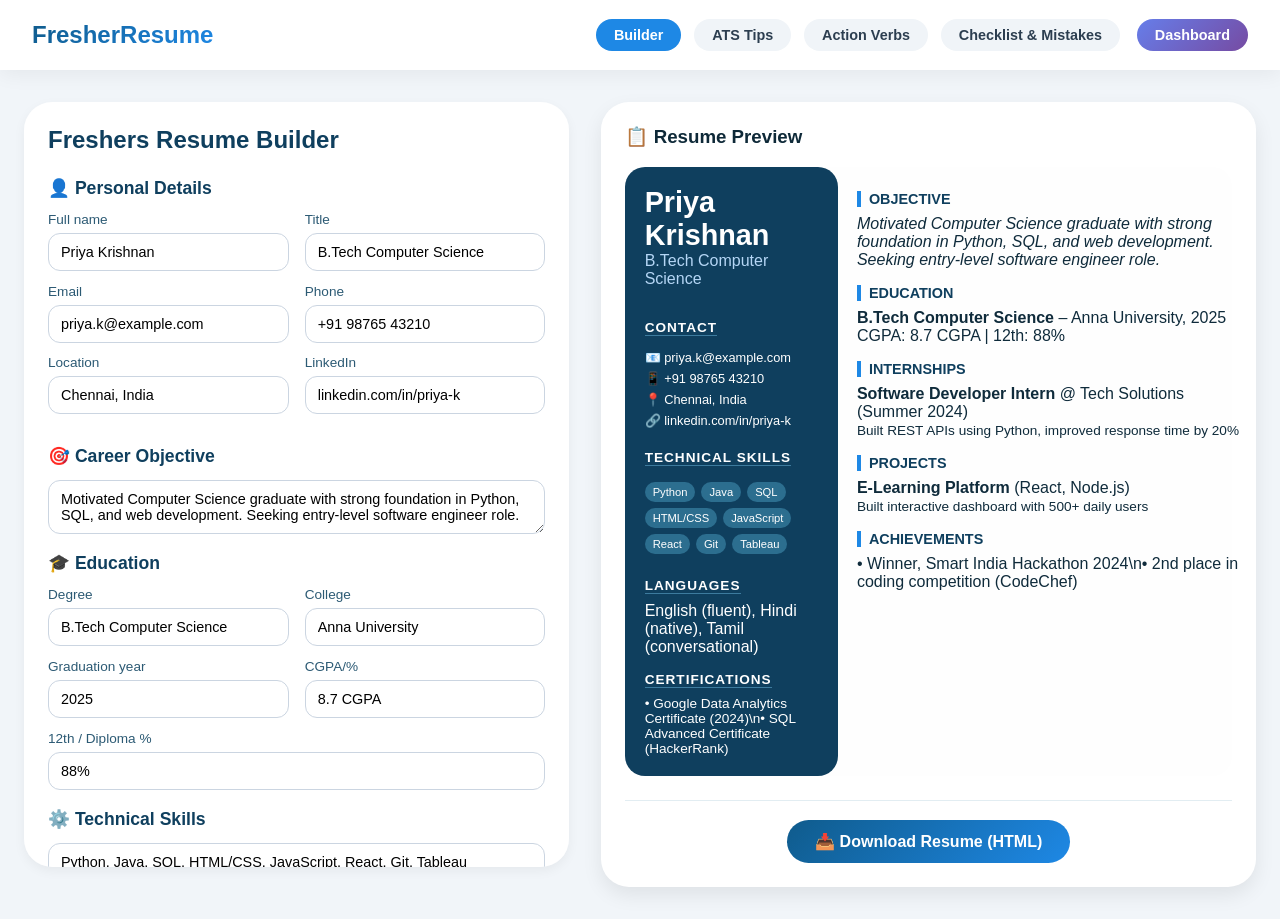
<file: fresher-guide/assets/resume builder/index.html>
<!DOCTYPE html>
<html lang="en">
<head>
    <meta charset="UTF-8">
    <meta name="viewport" content="width=device-width, initial-scale=1.0">
    <title>ATS Resume Studio · Clean & Arranged Preview</title>
    <link rel="stylesheet" href="style.css">
</head>
<body>

<!-- ========== NAVIGATION BAR ========== -->
<nav class="navbar">
    <div class="logo">FresherResume</div>
    <div class="nav-links">
        <div class="nav-item active" data-page="resume"> Builder</div>
        <div class="nav-item" data-page="tips">ATS Tips</div>
        <div class="nav-item" data-page="action-verbs"> Action Verbs</div>
        <div class="nav-item" data-page="checklist">Checklist & Mistakes</div>
        <!-- Dashboard Button -->
        <button class="dashboard-btn" id="dashboardBtn">
             Dashboard
        </button>
    </div>
</nav>

<!-- ========== PAGE 1: RESUME BUILDER ========= -->
<div id="page-resume" class="content-area active">
    <div class="builder-split">
        <!-- LEFT FORM -->
        <div class="builder-left">
            <h2 style="margin-bottom:1.5rem; color:#0f3f5e;">Freshers Resume Builder</h2>
           

            <div class="section-head">👤 Personal Details</div>
            <div class="grid-2">
                <div class="input-group"><label>Full name</label><input type="text" id="nameInput" value="Priya Krishnan"></div>
                <div class="input-group"><label>Title</label><input type="text" id="titleInput" value="B.Tech Computer Science"></div>
            </div>
            <div class="grid-2">
                <div class="input-group"><label>Email</label><input type="text" id="emailInput" value="priya.k@example.com"></div>
                <div class="input-group"><label>Phone</label><input type="text" id="phoneInput" value="+91 98765 43210"></div>
            </div>
            <div class="grid-2">
                <div class="input-group"><label>Location</label><input type="text" id="locationInput" value="Chennai, India"></div>
                <div class="input-group"><label>LinkedIn</label><input type="text" id="linkedinInput" value="linkedin.com/in/priya-k"></div>
            </div>

            <div class="section-head">🎯 Career Objective</div>
            <div class="input-group"><textarea id="objectiveInput" rows="2">Motivated Computer Science graduate with strong foundation in Python, SQL, and web development. Seeking entry-level software engineer role.</textarea></div>

            <div class="section-head">🎓 Education</div>
            <div class="grid-2">
                <div class="input-group"><label>Degree</label><input type="text" id="degreeInput" value="B.Tech Computer Science"></div>
                <div class="input-group"><label>College</label><input type="text" id="collegeInput" value="Anna University"></div>
            </div>
            <div class="grid-2">
                <div class="input-group"><label>Graduation year</label><input type="text" id="yearInput" value="2025"></div>
                <div class="input-group"><label>CGPA/%</label><input type="text" id="cgpaInput" value="8.7 CGPA"></div>
            </div>
            <div class="input-group"><label>12th / Diploma %</label><input type="text" id="twelfthInput" value="88%"></div>

            <div class="section-head">⚙️ Technical Skills</div>
            <div class="input-group"><input type="text" id="skillsInput" value="Python, Java, SQL, HTML/CSS, JavaScript, React, Git, Tableau"></div>

            <div class="section-head" style="justify-content: space-between;">
                <span>💼 Internships</span>
                <button class="btn-add" id="addInternBtn">+ Add Internship</button>
            </div>
            <div id="internsContainer"></div>

            <div class="section-head" style="justify-content: space-between;">
                <span>📌 Projects</span>
                <button class="btn-add" id="addProjectBtn">+ Add Project</button>
            </div>
            <div id="projectsContainer"></div>

            <div class="section-head">🏅 Certifications</div>
            <div class="input-group"><textarea id="certInput" rows="2">• Google Data Analytics Certificate (2024)\n• SQL Advanced Certificate (HackerRank)</textarea></div>

            <div class="section-head">🏆 Achievements</div>
            <div class="input-group"><textarea id="achievementsInput" rows="2">• Winner, Smart India Hackathon 2024\n• 2nd place in coding competition (CodeChef)</textarea></div>

            <div class="section-head">🗣️ Languages</div>
            <div class="input-group"><input type="text" id="langInput" value="English (fluent), Hindi (native), Tamil (conversational)"></div>
        </div>

        <!-- RIGHT PREVIEW -->
        <div class="builder-right">
            <div class="preview-card-clean">
                <h3 style="margin-bottom:1.2rem; color:#0e2938;">📋 Resume Preview</h3>
                <div class="preview-grid" id="resumePreview">
                    <div class="preview-sidebar" id="cleanSidebar">
                        <div style="font-size:1.8rem; font-weight:600;" id="cleanName">Priya Krishnan</div>
                        <div style="color:#b5d6f5; margin-bottom:1rem;" id="cleanTitle">B.Tech Computer Science</div>
                        <h4>CONTACT</h4>
                        <div class="preview-contact-item" id="cleanEmail">📧 priya.k@example.com</div>
                        <div class="preview-contact-item" id="cleanPhone">📱 +91 98765 43210</div>
                        <div class="preview-contact-item" id="cleanLocation">📍 Chennai, India</div>
                        <div class="preview-contact-item" id="cleanLinkedin">🔗 linkedin.com/in/priya-k</div>
                        <h4>TECHNICAL SKILLS</h4>
                        <div class="skill-chips" id="cleanSkills"></div>
                        <h4>LANGUAGES</h4>
                        <div id="cleanLanguages" class="language-item">English (fluent), Hindi (native), Tamil (conversational)</div>
                        <h4>CERTIFICATIONS</h4>
                        <div id="cleanCertifications" style="font-size:0.85rem;">• Google Data Analytics Certificate (2024)<br>• SQL Advanced Certificate</div>
                    </div>
                    <div class="preview-main">
                        <div class="preview-section-title">OBJECTIVE</div>
                        <div style="font-style:italic; margin-bottom:1rem;" id="cleanObjective">Motivated Computer Science graduate with strong foundation in Python, SQL, and web development.</div>
                        <div class="preview-section-title">EDUCATION</div>
                        <div style="margin-bottom:1rem;" id="cleanEducation"><strong>B.Tech Computer Science</strong> – Anna University, 2025<br>CGPA: 8.7 CGPA | 12th: 88%</div>
                        <div class="preview-section-title">INTERNSHIPS</div>
                        <div id="cleanInternships"></div>
                        <div class="preview-section-title">PROJECTS</div>
                        <div id="cleanProjects"></div>
                        <div class="preview-section-title">ACHIEVEMENTS</div>
                        <div id="cleanAchievements">• Winner, Smart India Hackathon 2024<br>• 2nd place in coding competition (CodeChef)</div>
                    </div>
                </div>
                <div class="download-section">
                    <button class="download-btn" onclick="downloadResume()">📥 Download Resume (HTML)</button>
                </div>
            </div>
        </div>
    </div>
</div>

<!-- OTHER PAGES -->
<div id="page-tips" class="content-area">
    <table class="info-table">
           <thead>
        <tr>
            <th>sr no</th>
            <th>Tip</th>
            <th>Details</th>
        </tr>
    </thead>
    <tbody>

        <tr>
            <td>1</td>
            <td><strong>Formatting</strong></td>
            <td>
                <ul>
                    <li>Use simple format (.docx or .pdf)</li>
                    <li>Avoid images, graphics, and columns</li>
                    <li>Use fonts like Arial or Calibri (10–12 pt)</li>
                    <li>Keep layout clean and readable</li>
                </ul>
            </td>
        </tr>

        <tr>
            <td>2</td>
            <td><strong>Keywords</strong></td>
            <td>
                <ul>
                    <li>Add keywords from job description</li>
                    <li>Use full forms and abbreviations</li>
                    <li>Include skills, tools, and technologies</li>
                    <li>Repeat important keywords naturally</li>
                </ul>
            </td>
        </tr>

        <tr>
            <td>3</td>
            <td><strong>Quantify Achievements</strong></td>
            <td>
                <ul>
                    <li>Use numbers to show impact</li>
                    <li>Example: “Improved performance by 20%”</li>
                    <li>Add measurable results</li>
                    <li>Shows real contribution</li>
                </ul>
            </td>
        </tr>

        <tr>
            <td>4</td>
            <td><strong>Standard Headings</strong></td>
            <td>
                <ul>
                    <li>Use sections: SUMMARY, SKILLS, PROJECTS</li>
                    <li>Add EDUCATION and EXPERIENCE</li>
                    <li>Keep headings simple</li>
                    <li>Helps ATS scan easily</li>
                </ul>
            </td>
        </tr>

        <tr>
            <td>5</td>
            <td><strong>File Name</strong></td>
            <td>
                <ul>
                    <li>Use professional naming format</li>
                    <li>Example: FirstName_LastName_Resume.pdf</li>
                    <li>Avoid random names like resume123</li>
                    <li>Keep it clean and simple</li>
                </ul>
            </td>
        </tr>

        <tr>
            <td>6</td>
            <td><strong>Action Verbs</strong></td>
            <td>
                <ul>
                    <li>Start bullets with strong verbs</li>
                    <li>Example: Developed, Designed, Implemented</li>
                    <li>Avoid “Responsible for”</li>
                    <li>Makes resume more impactful</li>
                </ul>
            </td>
        </tr>

        <tr>
            <td>7</td>
            <td><strong>Keep It Short</strong></td>
            <td>
                <ul>
                    <li>Limit resume to 1 page (for freshers)</li>
                    <li>Include only relevant information</li>
                    <li>Avoid unnecessary details</li>
                    <li>Keep content precise</li>
                </ul>
            </td>
        </tr>

        <tr>
            <td>8</td>
            <td><strong>Avoid Spelling Errors</strong></td>
            <td>
                <ul>
                    <li>Check grammar and spelling carefully</li>
                    <li>Use simple and clear language</li>
                    <li>Avoid complex sentences</li>
                    <li>Errors can reduce chances</li>
                </ul>
            </td>
        </tr>
        </tbody>
    </table>
</div>

<div id="page-action-verbs" class="content-area">
    <table class="info-table">
       <thead>
    <tr>
        <th>Category</th>
        <th>Action Verbs</th>
    </tr>
</thead>
<tbody>
    <tr>
        <td><strong>Strong Verbs</strong></td>
        <td>Developed · Designed · Implemented · Built · Created</td>
    </tr>

    <tr>
        <td><strong>Technical Work</strong></td>
        <td>Analyzed · Optimized · Improved · Tested · Debugged</td>
    </tr>

    <tr>
        <td><strong>Teamwork & Communication</strong></td>
        <td>Collaborated · Coordinated · Assisted · Supported · Communicated</td>
    </tr>

    <tr>
        <td><strong>Projects & Achievements</strong></td>
        <td>Completed · Delivered · Achieved · Executed · Produced</td>
    </tr>

    <tr>
        <td><strong>Usage Tip</strong></td>
        <td>Start every resume bullet with a strong action verb</td>
    </tr>

    <tr>
        <td><strong>Avoid</strong></td>
        <td>Responsible for · Worked on · Helped · Tried</td>
    </tr>
</tbody>
</table>
    </table>
</div>

<div id="page-checklist" class="content-area">
    <table class="info-table">
       
        </tbody>
    </table>
    <table class="info-table">
        <thead>
    <tr>
        <th>🚩 Common Mistakes to Avoid</th>
    </tr>
</thead>
<tbody>
    <tr><td>✕ "Responsible for" – use action verbs instead</td></tr>
    <tr><td>✕ Missing dates (internships, projects)</td></tr>
    <tr><td>✕ Keyword stuffing – unnatural repetition</td></tr>
    <tr><td>✕ Soft skills without proof ("team player")</td></tr>
    <tr><td>✕ Graphics, charts, images – ATS can't read</td></tr>
    <tr><td>✕ Typos or inconsistent punctuation</td></tr>
    <tr><td>✕ Too many bullets (>6 per job) – keep 4-5</td></tr>
    <tr><td>✕ Fancy fonts (script, decorative)</td></tr>

    <!-- Added Fresher Mistakes -->
    <tr><td>✕ Using fancy design (colors, columns, layouts confuse ATS)</td></tr>
    <tr><td>✕ No keywords from job description (reduces ATS matching)</td></tr>
    <tr><td>✕ Writing long paragraphs (use short bullet points)</td></tr>
    <tr><td>✕ Not adding numbers (no measurable impact shown)</td></tr>
    <tr><td>✕ Too long resume (keep it 1 page for freshers)</td></tr>
    <tr><td>✕ Spelling & grammar mistakes (shows lack of attention)</td></tr>
    <tr><td>✕ Unprofessional file name (e.g., resume_final123.pdf)</td></tr>
    <tr><td>✕ Irrelevant information (unnecessary hobbies/details)</td></tr>
    <tr><td>✕ No proper structure (missing Skills, Projects, Education)</td></tr>
</tbody>
</table>
        </tbody>
    </table>
</div>

<script src="script.js"></script>
</body>
</html>
</file>
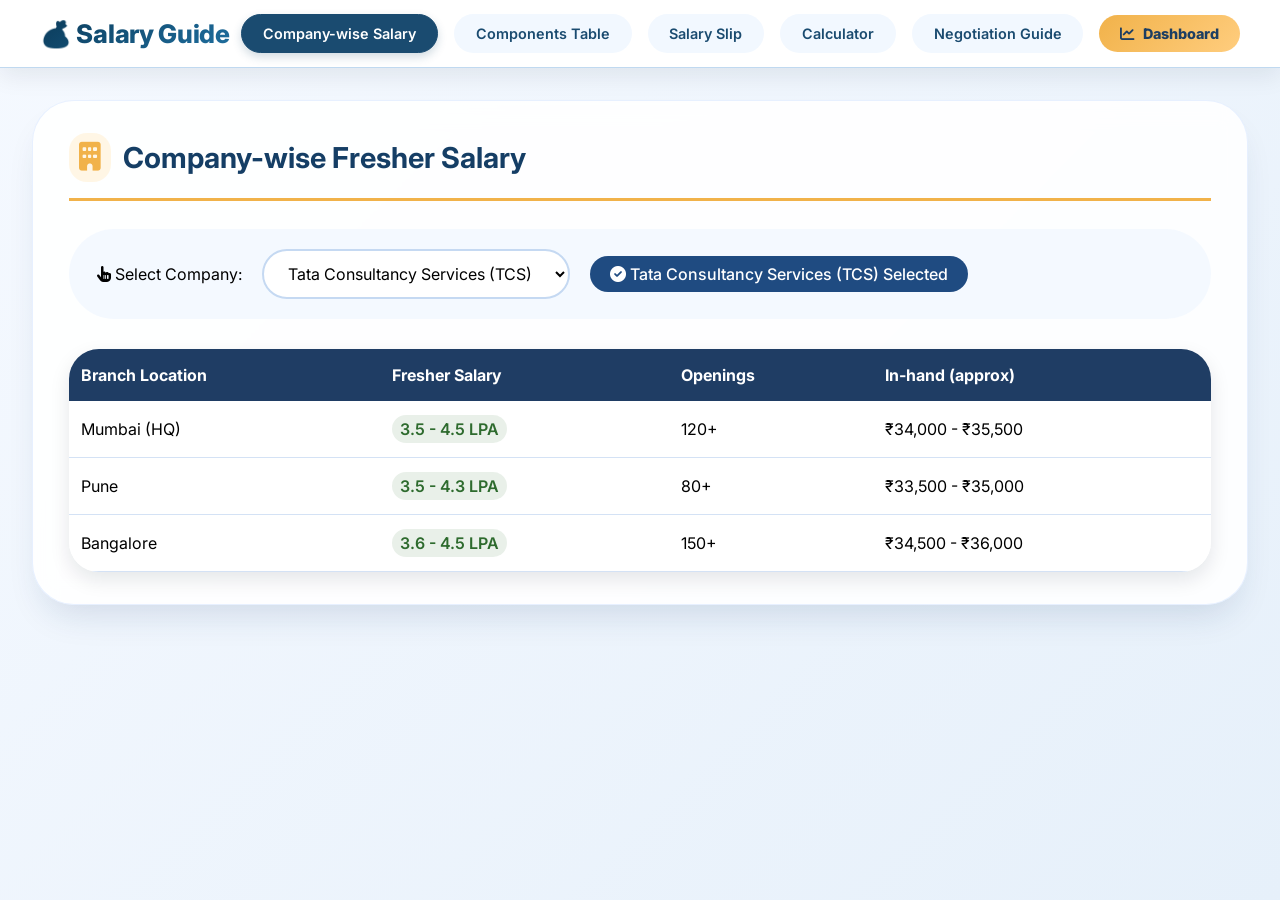
<file: fresher-guide/assets/salary/index.html>
<!DOCTYPE html>
<html lang="en">
<head>
    <meta charset="UTF-8">
    <meta name="viewport" content="width=device-width, initial-scale=1.0">
    <title>Salary Calculator · CTC to Take-Home</title>
    <!-- Google Font -->
    <link rel="preconnect" href="https://fonts.googleapis.com">
    <link rel="preconnect" href="https://fonts.gstatic.com" crossorigin>
    <link href="https://fonts.googleapis.com/css2?family=Inter:opsz,wght@14..32,400;14..32,500;14..32,600;14..32,700&display=swap" rel="stylesheet">
    <!-- Font Awesome -->
    <link rel="stylesheet" href="https://cdnjs.cloudflare.com/ajax/libs/font-awesome/6.0.0-beta3/css/all.min.css">
    <!-- External CSS -->
    <link rel="stylesheet" href="style.css">
</head>
<body>
    <!-- ===== NAVIGATION BAR ===== -->
    <nav class="navbar">
        <div class="logo">💰 Salary Guide</div>
        <div class="nav-links">
            <div class="nav-item active" data-target="company-section">Company-wise Salary</div>
            <div class="nav-item" data-target="components-section">Components Table</div>
            <div class="nav-item" data-target="slip-section">Salary Slip</div>
            <div class="nav-item" data-target="calculator-section">Calculator</div>
            <div class="nav-item" data-target="negotiation-section">Negotiation Guide</div>
            <!-- DASHBOARD BUTTON - Only button, no page/section -->
            <div class="nav-item dashboard-highlight" data-target="dashboard-placeholder">
                <i class="fas fa-chart-line"></i> Dashboard
            </div>
        </div>
    </nav>

    <!-- ===== MAIN CONTENT ===== -->
    <div class="main-content">
        <!-- COMPANY SECTION -->
        <section id="company-section" class="section">
            <div class="section-card">
                <div class="section-title"><i class="fas fa-building"></i> Company-wise Fresher Salary</div>
                <div class="company-selector">
                    <span class="selector-label"><i class="fas fa-hand-pointer"></i> Select Company:</span>
                    <select id="companySelect">
                        <option value="tcs">Tata Consultancy Services (TCS)</option>
                        <option value="infosys">Infosys</option>
                        <option value="wipro">Wipro</option>
                        <option value="hcl">HCL Technologies</option>
                        <option value="accenture">Accenture</option>
                        <option value="microsoft">Microsoft</option>
                        <option value="google">Google</option>
                        <option value="amazon">Amazon</option>
                        <option value="flipkart">Flipkart</option>
                        <option value="deloitte">Deloitte</option>
                    </select>
                    <div class="company-badge" id="selectedCompanyBadge"><i class="fas fa-check-circle"></i> TCS Selected</div>
                </div>
                <div id="branchesTableContainer"></div>
            </div>
        </section>

        <!-- COMPONENTS SECTION -->
        <section id="components-section" class="section hidden">
            <div class="section-card">
                <div class="section-title"><i class="fas fa-table"></i> Salary Components Table</div>
                <table class="components-table">
                    <thead>
                        <tr><th width="22%">Component</th><th width="35%">Description</th><th width="23%">Percentage / Value</th><th width="20%">Taxability</th> </>
                    </thead>
                    <tbody id="componentsBody"></tbody>
                  </table
            </div>
        </section>

        <!-- SALARY SLIP SECTION -->
        <section id="slip-section" class="section hidden">
            <div class="section-card">
                <div class="section-title"><i class="fas fa-file-invoice"></i> Salary Slip</div>
                <div class="salary-slip" id="salarySlip"></div>
            </div>
        </section>

        <!-- CALCULATOR SECTION -->
        <section id="calculator-section" class="section hidden">
            <div class="section-card">
                <div class="section-title"><i class="fas fa-calculator"></i> In Hand Salary Calculator</div>
                <div class="calc-wrapper">
                    <div class="input-grid">
                        <div class="input-item">
                            <label><i class="fas fa-building"></i> Cost to Company (CTC) in ₹</label>
                            <input type="number" id="ctcInput" value="600000" step="10000" min="0">
                        </div>
                        <div class="input-item">
                            <label><i class="fas fa-percent"></i> Bonus Included in CTC Percentage</label>
                            <input type="number" id="bonusPercent" value="15" step="1" min="0" max="100">
                        </div>
                        <div class="input-item">
                            <label><i class="fas fa-file-invoice"></i> Monthly Professional Tax</label>
                            <input type="number" id="profTax" value="200" step="10" min="0">
                        </div>
                        <div class="input-item">
                            <label><i class="fas fa-piggy-bank"></i> Monthly Employer PF</label>
                            <input type="number" id="employerPF" value="1800" step="100" min="0">
                        </div>
                        <div class="input-item">
                            <label><i class="fas fa-user"></i> Monthly Employee PF</label>
                            <input type="number" id="employeePF" value="1800" step="100" min="0">
                        </div>
                        <div class="input-item">
                            <label><i class="fas fa-minus-circle"></i> Monthly Additional Deduction 1</label>
                            <input type="number" id="additionalDed1" value="0" step="100" min="0">
                        </div>
                        <div class="input-item">
                            <label><i class="fas fa-minus-circle"></i> Monthly Additional Deduction 2</label>
                            <input type="number" id="additionalDed2" value="0" step="100" min="0">
                        </div>
                    </div>
                    <div class="result-grid" id="resultGrid"></div>
                    
                    <div class="info-note">
                        <i class="fas fa-info-circle"></i> Take-home = CTC/12 - (Professional Tax + Employee PF + Additional Deductions)
                    </div>
                </div>
                <div class="structure-section">
                    <div class="section-title" style="font-size:1.4rem; border-bottom:2px solid #f1b24a;">
                        <i class="fas fa-chart-pie"></i> Monthly Salary Structure
                    </div>                   
                    <div class="structure-grid">
                        <div>
                            <h3 style="margin-bottom:15px; color:#1d3e62;">🧾 Monthly Salary Breakup</h3>
                            <table class="breakup-table">
                                <thead><tr><th>Component</th><th>Calculation</th><th>Amount (₹)</th></tr></thead>
                                <tbody id="breakupBody"></tbody>
                              </table
                        </div>
                        <div>
                            <h3 style="margin-bottom:15px; color:#1d3e62;">✂️ Monthly Deductions</h3>
                            <table class="breakup-table">
                                <thead><tr><th>Deduction</th><th>Calculation</th><th>Amount (₹)</th></tr></thead>
                                <tbody id="deductionsBody"></tbody>
                              </table
                        </div>
                    </div>
                    <div class="inhand-highlight" id="inhandBreakup"></div>
                </div>
            </div>
        </section>

        <!-- NEGOTIATION SECTION -->
        <section id="negotiation-section" class="section hidden">
            <div class="section-card">
                <div class="section-title"><i class="fas fa-handshake"></i> Fresher Negotiation Guide</div>
                
                <div class="negotiation-dashboard">
                    <div class="negotiation-grid">
                        <div class="negotiation-card">
                            <div class="card-header">
                                <i class="fas fa-chess-queen"></i>
                                <h4>Negotiation Strategy</h4>
                            </div>
                            <ul class="strategy-list">
                                <li>Always give a range: "I'm looking at ₹3.8L to ₹4.5L, depending on the complete package."</li>
                                <li>Highlight your strengths: Certifications, internships, projects, GitHub portfolio</li>
                                <li>Ask about variable pay: "What was the average variable payout in the last year?"</li>
                                <li>Request breakup: "Could you share the fixed and variable component breakup?"</li>
                                <li>Take time: "Thank you, can I have a day to review the offer?"</li>
                            </ul>
                        </div>
                        <div class="negotiation-card">
                            <div class="card-header">
                                <i class="fas fa-quote-right"></i>
                                <h4>Exact Phrases to Use</h4>
                            </div>
                            <ul class="phrase-list">
                                <li>"Based on my research and industry standards for freshers, I was expecting around ₹4L to ₹4.5L. Is there flexibility in the fixed component?"</li>
                                <li>"I'm excited about this role. Could you explain the variable pay structure - is it on target or actual performance?"</li>
                                <li>"What is the breakup between basic, HRA, and special allowance? I want to understand the tax implications."</li>
                                <li>"Is there any joining/relocation bonus? Are there any bonds or service agreements?"</li>
                            </ul>
                        </div>
                        <div class="negotiation-card">
                            <div class="card-header">
                                <i class="fas fa-bolt"></i>
                                <h4>Power Moves (Fresher Special)</h4>
                            </div>
                            <ul class="powermove-list">
                                <li><strong>Mention competing offers:</strong> If you have genuine offers, mention them politely</li>
                                <li><strong>Ask for joining bonus:</strong> Instead of base hike, request one-time joining bonus</li>
                                <li><strong>Request early review:</strong> Ask for 6-month performance review instead of annual</li>
                                <li><strong>Learning budget:</strong> Inquire about certification/training budget</li>
                                <li><strong>Stock options:</strong> For startups, ask about ESOPs or equity</li>
                            </ul>
                        </div>
                        <div class="negotiation-card wide">
                            <div class="card-header">
                                <i class="fas fa-clipboard-check"></i>
                                <h4>Before You Sign - Complete Checklist</h4>
                            </div>
                            <div style="display: grid; grid-template-columns: 1fr 1fr; gap: 15px;">
                                <ul class="checklist">
                                    <li><strong>Probation Period:</strong> Confirm duration & salary during probation</li>
                                    <li><strong>Annual Bonus:</strong> Ask about bonus cycle and typical payout</li>
                                    <li><strong>PF & Gratuity:</strong> Check if included in CTC calculation</li>
                                    <li><strong>Notice Period:</strong> Duration and buyback policy</li>
                                </ul>
                                <ul class="checklist">
                                    <li><strong>Bond/Agreement:</strong> Service agreement or penalty for early exit</li>
                                    <li><strong>Working Hours:</strong> Flexibility, overtime policy</li>
                                    <li><strong>Leave Policy:</strong> Annual leaves, sick leaves, holidays</li>
                                    <li><strong>Health Insurance:</strong> Coverage for self and family</li>
                                </ul>
                            </div>
                        </div>
                        <div class="negotiation-card">
                            <div class="card-header">
                                <i class="fas fa-exclamation-triangle"></i>
                                <h4>Common Mistakes to Avoid</h4>
                            </div>
                            <ul class="mistake-list">
                                <li><strong>Single number mistake:</strong> Never state a single fixed number too early</li>
                                <li><strong>Ignoring variable pay:</strong> Don't assume you'll get 100% variable</li>
                                <li><strong>Skipping bond details:</strong> Always read agreement carefully</li>
                                <li><strong>Not reading offer letter:</strong> Never sign without reading thoroughly</li>
                                <li><strong>Accepting first offer:</strong> Always negotiate, even if it's good</li>
                            </ul>
                        </div>
                    </div>
                </div>
            </div>
        </section>
    </div>

    <!-- External JavaScript -->
    <script src="script.js"></script>
</body>
</html>
</file>
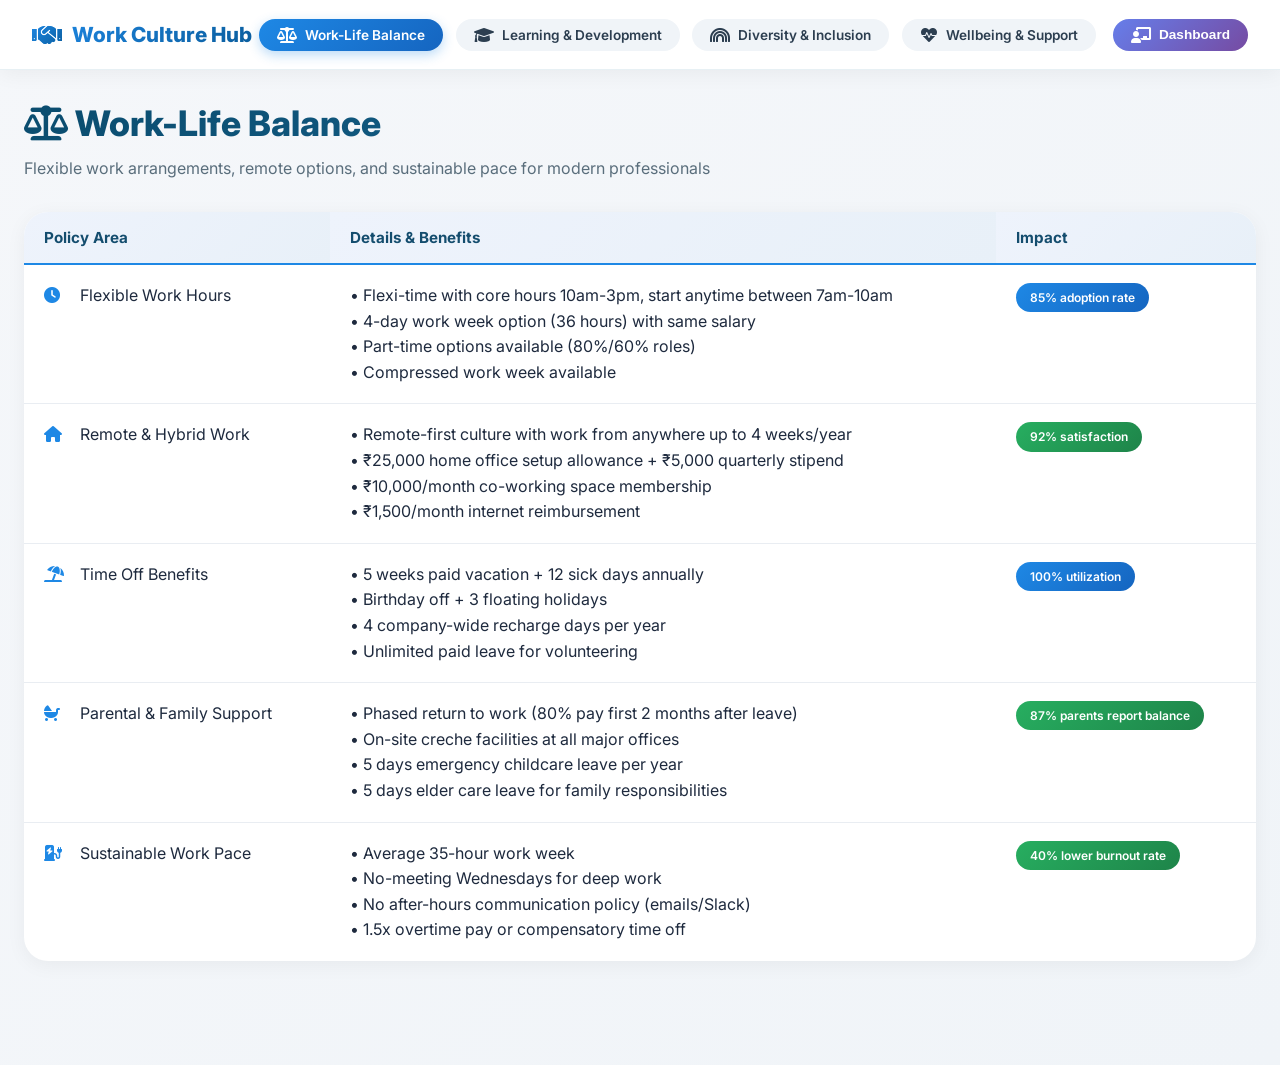
<file: fresher-guide/assets/workculture/index.html>
<!DOCTYPE html>
<html lang="en">
<head>
    <meta charset="UTF-8">
    <meta name="viewport" content="width=device-width, initial-scale=1.0">
    <title>Work Culture · Complete Guide for Freshers</title>
    <!-- Google Font & Font Awesome -->
    <link rel="preconnect" href="https://fonts.googleapis.com">
    <link rel="preconnect" href="https://fonts.gstatic.com" crossorigin>
    <link href="https://fonts.googleapis.com/css2?family=Inter:opsz,wght@14..32,400;14..32,500;14..32,600;14..32,700;14..32,800&display=swap" rel="stylesheet">
    <link rel="stylesheet" href="https://cdnjs.cloudflare.com/ajax/libs/font-awesome/6.0.0-beta3/css/all.min.css">
    <link rel="stylesheet" href="style.css">
</head>
<body>
<!-- ========== TOP NAVIGATION BAR ========== -->
<nav class="navbar">
    <div class="logo">
        <i class="fas fa-handshake"></i>
        <span>Work Culture Hub</span>
    </div>
    <div class="nav-links">
        <div class="nav-item active" data-page="worklife">
            <i class="fas fa-balance-scale"></i> Work-Life Balance
        </div>
        <div class="nav-item" data-page="learning">
            <i class="fas fa-graduation-cap"></i> Learning & Development
        </div>
        <div class="nav-item" data-page="diversity">
            <i class="fas fa-rainbow"></i> Diversity & Inclusion
        </div>
        <div class="nav-item" data-page="wellbeing">
            <i class="fas fa-heartbeat"></i> Wellbeing & Support
        </div>
        <!-- Dashboard Button -->
        <button class="dashboard-btn" id="dashboardBtn">
            <i class="fas fa-chalkboard-user"></i> Dashboard
        </button>
    </div>
</nav>

<!-- ========== MAIN CONTENT ========== -->
<div class="main-content">
    <!-- WORK-LIFE BALANCE PAGE -->
    <div id="page-worklife" class="page-section active-section">
        <div class="section-header">
            <h1><i class="fas fa-balance-scale"></i> Work-Life Balance</h1>
            <p>Flexible work arrangements, remote options, and sustainable pace for modern professionals</p>
        </div>

        <table class="info-table">
            <thead>
                <tr><th>Policy Area</th><th>Details & Benefits</th><th>Impact</th> </thead>
            <tbody>
                <tr>
                    <td><i class="fas fa-clock"></i> Flexible Work Hours</li>
                    <td>• Flexi-time with core hours 10am-3pm, start anytime between 7am-10am<br>• 4-day work week option (36 hours) with same salary<br>• Part-time options available (80%/60% roles)<br>• Compressed work week available</li>
                    <td><span class="badge">85% adoption rate</span></li>
                </tr>
                <tr>
                    <td><i class="fas fa-home"></i> Remote & Hybrid Work</li>
                    <td>• Remote-first culture with work from anywhere up to 4 weeks/year<br>• ₹25,000 home office setup allowance + ₹5,000 quarterly stipend<br>• ₹10,000/month co-working space membership<br>• ₹1,500/month internet reimbursement</li>
                    <td><span class="badge badge-impact">92% satisfaction</span></li>
                </tr>
                <tr>
                    <td><i class="fas fa-umbrella-beach"></i> Time Off Benefits</li>
                    <td>• 5 weeks paid vacation + 12 sick days annually<br>• Birthday off + 3 floating holidays<br>• 4 company-wide recharge days per year<br>• Unlimited paid leave for volunteering</li>
                    <td><span class="badge">100% utilization</span></li>
                </tr>
                <tr>
                    <td><i class="fas fa-baby-carriage"></i> Parental & Family Support</li>
                    <td>• Phased return to work (80% pay first 2 months after leave)<br>• On-site creche facilities at all major offices<br>• 5 days emergency childcare leave per year<br>• 5 days elder care leave for family responsibilities</li>
                    <td><span class="badge badge-impact">87% parents report balance</span></li>
                </tr>
                <tr>
                    <td><i class="fas fa-charging-station"></i> Sustainable Work Pace</li>
                    <td>• Average 35-hour work week<br>• No-meeting Wednesdays for deep work<br>• No after-hours communication policy (emails/Slack)<br>• 1.5x overtime pay or compensatory time off</li>
                    <td><span class="badge badge-impact">40% lower burnout rate</span></li>
                </tr>
            </tbody>
        </table>
    </div>

    <!-- LEARNING & DEVELOPMENT PAGE -->
    <div id="page-learning" class="page-section">
        <div class="section-header">
            <h1><i class="fas fa-graduation-cap"></i> Learning & Development</h1>
            <p>Growth opportunities, mentorship programs, and continuous learning culture</p>
        </div>

        <table class="info-table">
            <thead>
                <tr><th>Program</th><th>Details</th><th>Benefits</th> </thead>
            <tbody>
                <tr>
                    <td><i class="fas fa-book-open"></i> Learning & Development Budget</li>
                    <td>• ₹75,000 annual per employee for learning & certifications<br>• Full access to Coursera, Udemy Business, Pluralsight, LinkedIn Learning<br>• Conference attendance fully funded (₹25k/year)<br>• Certification exams fully paid + ₹10k bonus upon completion</li>
                    <td><span class="badge">2,500+ courses available</span></li>
                </tr>
                <tr>
                    <td><i class="fas fa-chalkboard-user"></i> Mentorship Program</li>
                    <td>• 6-month structured mentorship with senior leaders<br>• Reverse mentorship opportunities (junior mentoring senior on new tech)<br>• Peer learning circles (4-5 members) for collaborative growth<br>• Quarterly mentorship meetups and networking events</li>
                    <td><span class="badge badge-impact">94% retention rate</span></li>
                </tr>
                <tr>
                    <td><i class="fas fa-microchip"></i> Technical Academies</li>
                    <td>• Specialized tracks: Cloud (AWS/Azure/GCP), AI/ML, Data Analytics<br>• 4 hours/week dedicated learning time (10% work hours)<br>• Monthly hack days and innovation sprints<br>• Technical book club and knowledge sharing sessions</li>
                    <td><span class="badge">80% complete certifications</span></li>
                </tr>
                <tr>
                    <td><i class="fas fa-exchange-alt"></i> Internal Mobility</li>
                    <td>• Job rotation program (3-6 months across different departments)<br>• Internal gig platform for short-term cross-functional projects<br>• 70% of leadership positions filled internally<br>• Career path mapping and progression framework</li>
                    <td><span class="badge badge-impact">92% satisfaction with growth</span></li>
                </tr>
                <tr>
                    <td><i class="fas fa-chart-line"></i> Leadership Development</li>
                    <td>• Emerging Leaders Program for high-potential employees<br>• Executive coaching sessions with ICF-certified coaches<br>• Cross-functional project leadership opportunities<br>• Annual leadership offsite and strategy retreats</li>
                    <td><span class="badge">60% promoted within 2 years</span></li>
                </tr>
            </tbody>
        </table>
    </div>

    <!-- DIVERSITY & INCLUSION PAGE -->
    <div id="page-diversity" class="page-section">
        <div class="section-header">
            <h1><i class="fas fa-rainbow"></i> Diversity & Inclusion</h1>
            <p>Creating an inclusive workplace where everyone belongs and thrives</p>
        </div>

        <table class="info-table">
            <thead>
                <tr><th>Initiative</th><th>Details</th><th>Outcome</th> </thead>
            <tbody>
                <tr>
                    <td><i class="fas fa-user-plus"></i> Inclusive Hiring Practices</li>
                    <td>• Blind resume screening to eliminate unconscious bias<br>• Diverse interview panels (minimum 1 woman interviewer)<br>• Hiring targets: 50% women, 15% underrepresented groups<br>• Partnerships with diversity-focused job boards</li>
                    <td><span class="badge badge-impact">48% women overall</span></li>
                </tr>
                <tr>
                    <td><i class="fas fa-users"></i> Employee Resource Groups (ERGs)</li>
                    <td>• Women in Tech (WiT) – 500+ members, monthly meetups<br>• Pride Alliance for LGBTQ+ community and allies<br>• Neurodiversity Network for inclusive accommodations<br>• Working Parents & Carers support group<br>• Veterans & Military community</li>
                    <td><span class="badge">8 active ERGs</span></li>
                </tr>
                <tr>
                    <td><i class="fas fa-chart-pie"></i> Pay Equity & Transparency</li>
                    <td>• Annual pay gap analysis with external third-party audit<br>• Transparent salary bands published internally<br>• 0% gender pay gap target (currently 1.2% and decreasing)<br>• Regular compensation reviews and adjustments</li>
                    <td><span class="badge badge-impact">Top 10% for equity</span></li>
                </tr>
                <tr>
                    <td><i class="fas fa-wheelchair"></i> Accessibility & Accommodations</li>
                    <td>• Screen readers, ergonomic equipment on request<br>• Sign language interpretation for all company meetings<br>• Real-time captioning for virtual events<br>• Accessible office spaces and facilities</li>
                    <td><span class="badge">98% feel supported</span></li>
                </tr>
                <tr>
                    <td><i class="fas fa-globe"></i> Cultural Celebrations</li>
                    <td>• 12+ cultural festivals celebrated annually across offices<br>• Global potlucks, heritage months, and cultural exchange<br>• Inclusive holiday calendar with floating holidays<br>• Diversity and inclusion training for all employees</li>
                    <td><span class="badge">95% participation rate</span></li>
                </tr>
            </tbody>
        </table>
    </div>

    <!-- WELLBEING & SUPPORT PAGE -->
    <div id="page-wellbeing" class="page-section">
        <div class="section-header">
            <h1><i class="fas fa-heartbeat"></i> Wellbeing & Support</h1>
            <p>Mental health resources, comprehensive health benefits, and family support programs</p>
        </div>

        <table class="info-table">
            <thead>
                <tr><th>Support Area</th><th>Details</th><th>Coverage</th> </thead>
            <tbody>
                <tr>
                    <td><i class="fas fa-brain"></i> Mental Health & Wellness</li>
                    <td>• Employee Assistance Program: 12 free counseling sessions/year<br>• 24/7 confidential helpline with licensed therapists<br>• Headspace/Calm premium subscription for all employees<br>• 6 mental health days per year (no questions asked)<br>• Monthly wellness webinars and workshops</li>
                    <td><span class="badge badge-impact">100% confidential</span></li>
                </tr>
                <tr>
                    <td><i class="fas fa-hospital-user"></i> Health Insurance Benefits</li>
                    <td>• ₹15,00,000 coverage for employee + ₹10,00,000 for family<br>• Comprehensive coverage: dental, vision, and mental health<br>• Annual preventive health check-up for all employees<br>• OPD coverage and medicine reimbursement</li>
                    <td><span class="badge">Zero waiting period</span></li>
                </tr>
                <tr>
                    <td><i class="fas fa-dumbbell"></i> Physical Wellness Benefits</li>
                    <td>• ₹15,000/year gym membership or fitness class reimbursement<br>• Weekly yoga and meditation sessions (online + offline)<br>• Ergonomic assessment and equipment for home office<br>• Corporate sports leagues and fitness challenges</li>
                    <td><span class="badge">75% utilization rate</span></li>
                </tr>
                <tr>
                    <td><i class="fas fa-hand-holding-heart"></i> Family Support Programs</li>
                    <td>• 6 months fully paid maternity leave + 2 months flexible work<br>• 8 weeks fully paid paternity leave<br>• ₹5,000/month childcare voucher for 2 years<br>• Elder care concierge service and backup care options<br>• Adoption assistance (₹50,000) and surrogacy support</li>
                    <td><span class="badge badge-impact">Family first policy</span></li>
                </tr>
                <tr>
                    <td><i class="fas fa-coins"></i> Financial Wellbeing</li>
                    <td>• Retirement plan with 5% employer matching contribution<br>• ₹50,000/year student loan repayment assistance<br>• Emergency fund grants up to ₹1,00,000<br>• Free financial planning advisors and workshops<br>• Employee stock purchase plan (ESPP) at 15% discount</li>
                    <td><span class="badge">84% feel financially secure</span></li>
                </tr>
            </tbody>
        </table>
    </div>
</div>

<script src="script.js"></script>
</body>
</html>
</file>
<file: fresher-guide/assets/communication/style.css>
* {
    margin: 0;
    padding: 0;
    box-sizing: border-box;
}

body {
    font-family: 'Inter', sans-serif;
    background: #f4f7fc;
    color: #1e2a3e;
    scroll-behavior: smooth;
}

/* ========== TOP NAVIGATION BAR ========== */
.navbar {
    background: white;
    backdrop-filter: blur(0px);
    box-shadow: 0 8px 20px rgba(0, 0, 0, 0.05);
    display: flex;
    align-items: center;
    justify-content: space-between;
    padding: 0 2rem;
    height: 70px;
    position: sticky;
    top: 0;
    z-index: 1000;
    border-bottom: 1px solid #e2edf2;
}

.logo-area {
    display: flex;
    align-items: center;
    gap: 10px;
}

.logo-icon {
    background: linear-gradient(135deg, #1e88e5, #0b5e9e);
    width: 38px;
    height: 38px;
    border-radius: 12px;
    display: flex;
    align-items: center;
    justify-content: center;
    color: white;
    font-size: 1.3rem;
    box-shadow: 0 6px 12px rgba(30,136,229,0.2);
}

.logo-text {
    font-weight: 700;
    font-size: 1.35rem;
    background: linear-gradient(120deg, #0b5e9e, #1e88e5);
    -webkit-background-clip: text;
    background-clip: text;
    color: transparent;
}

.nav-links-wrapper {
    flex: 1;
    display: flex;
    justify-content: center;
}

.nav-links {
    display: flex;
    gap: 1rem;
    flex-wrap: wrap;
    background: #f0f4f8;
    padding: 6px 12px;
    border-radius: 60px;
}

.nav-option {
    display: flex;
    align-items: center;
    gap: 8px;
    padding: 8px 20px;
    border-radius: 40px;
    font-weight: 600;
    font-size: 0.9rem;
    cursor: pointer;
    transition: all 0.2s ease;
    background: transparent;
    color: #2c3e50;
}

.nav-option i {
    font-size: 1rem;
}

.nav-option.active {
    background: white;
    color: #0b5e9e;
    box-shadow: 0 3px 10px rgba(0, 0, 0, 0.05);
    border: 1px solid #cbdde6;
}

.nav-option:hover:not(.active) {
    background: #e6edf4;
    transform: translateY(-1px);
}

/* Dashboard Button */
.dashboard-btn {
    display: inline-flex;
    align-items: center;
    gap: 8px;
    background: linear-gradient(135deg, #667eea 0%, #764ba2 100%);
    border-radius: 40px;
    padding: 8px 20px;
    font-weight: 600;
    font-size: 0.9rem;
    cursor: pointer;
    transition: all 0.2s ease;
    color: white;
    border: none;
    margin-left: 8px;
}

.dashboard-btn i {
    font-size: 1rem;
}

.dashboard-btn:hover {
    transform: translateY(-2px);
    box-shadow: 0 4px 12px rgba(102, 126, 234, 0.4);
}

/* main wrapper */
.main-wrapper {
    max-width: 1400px;
    margin: 2rem auto;
    padding: 0 1.5rem 3rem;
}

.content-section {
    display: none;
    animation: fadeIn 0.3s ease;
}

.content-section.active {
    display: block;
}

@keyframes fadeIn {
    from { opacity: 0; transform: translateY(8px);}
    to { opacity: 1; transform: translateY(0);}
}

.comm-page .info-table {
    width: 100%;
    background: white;
    border-radius: 28px;
    border-collapse: separate;
    border-spacing: 0;
    overflow: hidden;
    margin: 1.5rem 0;
    box-shadow: 0 4px 12px rgba(0, 0, 0, 0.03);
}

.info-table th {
    background: #eef3fc;
    padding: 14px 16px;
    font-weight: 600;
    text-align: left;
    font-size: 0.9rem;
    color: #144d6e;
}

.info-table td {
    padding: 16px;
    border-bottom: 1px solid #e9edf2;
    vertical-align: top;
    background-color: white;
}

.info-table tr:last-child td {
    border-bottom: none;
}

.youtube-link {
    display: inline-flex;
    align-items: center;
    gap: 8px;
    background: #fef5e8;
    padding: 6px 12px;
    border-radius: 40px;
    text-decoration: none;
    color: #c4302b;
    font-weight: 500;
    font-size: 0.8rem;
    transition: 0.2s;
    cursor: pointer;
}

.youtube-link i {
    font-size: 1rem;
}

.youtube-link:hover {
    background: #ffede3;
    transform: translateX(3px);
}

.section-title {
    font-size: 1.5rem;
    margin: 2rem 0 1rem 0;
    padding-left: 0.5rem;
    border-left: 5px solid #1e88e5;
}

.page-header {
    margin-bottom: 1.8rem;
}

.page-header h1 {
    font-size: 2rem;
    font-weight: 700;
    background: linear-gradient(145deg, #0a4c6e, #1e6f9f);
    -webkit-background-clip: text;
    background-clip: text;
    color: transparent;
}

.scroll-btn {
    position: fixed;
    bottom: 2rem;
    right: 2rem;
    background: #1e88e5;
    color: white;
    border: none;
    width: 48px;
    height: 48px;
    border-radius: 30px;
    cursor: pointer;
    box-shadow: 0 5px 12px rgba(0,0,0,0.2);
    font-size: 1.3rem;
    transition: 0.2s;
    z-index: 99;
}

.scroll-btn:hover {
    background: #0b5e9e;
    transform: scale(1.05);
}

@media (max-width: 780px) {
    .navbar {
        padding: 0 1rem;
        flex-wrap: wrap;
        height: auto;
        padding: 12px;
    }
    .nav-links {
        margin-top: 6px;
        justify-content: center;
    }
    .main-wrapper {
        padding: 1rem;
    }
    .info-table th, .info-table td {
        padding: 10px;
        font-size: 0.85rem;
    }
}
</file>
<file: fresher-guide/assets/Dashboard/style.css>
* {
    margin: 0;
    padding: 0;
    box-sizing: border-box;
    font-family: 'Inter', -apple-system, BlinkMacSystemFont, 'Segoe UI', Roboto, sans-serif;
}

body {
    width: 100%;
    height: 100vh;
    overflow: hidden;
    position: relative;
    background: url('https://images.unsplash.com/photo-1521791136064-7986c2920216?q=80&w=2069&auto=format&fit=crop') no-repeat center center fixed;
    background-size: cover;
}

/* Full Screen Overlay */
body::before {
    content: '';
    position: fixed;
    top: 0;
    left: 0;
    width: 100%;
    height: 100%;
    background: rgba(0, 0, 0, 0.55);
    z-index: -1;
}

.dashboard {
    width: 100%;
    height: 100vh;
    display: flex;
    flex-direction: column;
    position: relative;
    z-index: 2;
    overflow: hidden;
}

/* Navigation Bar */
.navbar {
    background: rgba(255, 255, 255, 0.92);
    backdrop-filter: blur(20px);
    border-radius: 0;
    padding: 16px 48px;
    display: flex;
    justify-content: space-between;
    align-items: center;
    box-shadow: 0 4px 25px rgba(0, 0, 0, 0.12);
    border-bottom: 1px solid rgba(59, 130, 246, 0.2);
    flex-shrink: 0;
}

.nav-left {
    display: flex;
    align-items: center;
}

.nav-logo {
    font-size: 1.6rem;
    font-weight: 800;
    background: linear-gradient(145deg, #1e3a8a, #3b82f6);
    -webkit-background-clip: text;
    background-clip: text;
    -webkit-text-fill-color: transparent;
    display: flex;
    align-items: center;
    gap: 10px;
    cursor: pointer;
}

.nav-logo i {
    -webkit-text-fill-color: #3b82f6;
    font-size: 1.8rem;
}

.nav-right {
    position: relative;
    display: flex;
    align-items: center;
    gap: 20px;
}

.user-dropdown {
    display: flex;
    align-items: center;
    gap: 14px;
    background: rgba(233, 241, 252, 0.9);
    backdrop-filter: blur(8px);
    padding: 8px 24px 8px 18px;
    border-radius: 60px;
    cursor: pointer;
    border: 1px solid rgba(59, 130, 246, 0.3);
    transition: all 0.3s;
}

.user-dropdown:hover {
    background: white;
    border-color: #3b82f6;
}

.user-avatar {
    background: linear-gradient(135deg, #1e3a8a, #3b82f6);
    color: white;
    width: 38px;
    height: 38px;
    border-radius: 50%;
    display: flex;
    align-items: center;
    justify-content: center;
    font-weight: 600;
    font-size: 1.1rem;
}

.user-name {
    font-weight: 600;
    color: #1e3a8a;
}

.user-dropdown i {
    color: #3b82f6;
    font-size: 0.9rem;
}

.dropdown-menu {
    position: absolute;
    top: 60px;
    right: 0;
    background: rgba(255, 255, 255, 0.98);
    backdrop-filter: blur(12px);
    border-radius: 30px;
    box-shadow: 0 18px 35px -12px rgba(0,0,0,0.2);
    width: 180px;
    padding: 12px;
    display: none;
    z-index: 100;
    border: 1px solid rgba(59, 130, 246, 0.3);
}

.dropdown-menu.show {
    display: block;
    animation: fadeInDown 0.2s ease;
}

@keyframes fadeInDown {
    from {
        opacity: 0;
        transform: translateY(-10px);
    }
    to {
        opacity: 1;
        transform: translateY(0);
    }
}

.dropdown-menu a {
    display: block;
    padding: 12px 18px;
    text-decoration: none;
    color: #1e3a8a;
    border-radius: 30px;
    font-weight: 500;
    cursor: pointer;
    transition: all 0.2s;
}

.dropdown-menu a:hover {
    background: #eff6ff;
    color: #3b82f6;
}

.dropdown-menu i {
    margin-right: 12px;
    color: #3b82f6;
}

/* Scrollable Content Area */
.scrollable-content {
    flex: 1;
    overflow-y: auto;
    padding: 40px 48px;
}

/* Custom Scrollbar */
.scrollable-content::-webkit-scrollbar {
    width: 8px;
}

.scrollable-content::-webkit-scrollbar-track {
    background: rgba(255, 255, 255, 0.2);
    border-radius: 10px;
}

.scrollable-content::-webkit-scrollbar-thumb {
    background: #3b82f6;
    border-radius: 10px;
}

.scrollable-content::-webkit-scrollbar-thumb:hover {
    background: #2563eb;
}

/* Modules Grid */
.roadmap-grid {
    display: grid;
    grid-template-columns: repeat(3, 1fr);
    gap: 30px;
    max-width: 1600px;
    margin: 0 auto;
}

.module-card {
    background: rgba(255, 255, 255, 0.92);
    backdrop-filter: blur(12px);
    border-radius: 32px;
    padding: 28px 24px;
    box-shadow: 0 20px 35px -12px rgba(0,0,0,0.2);
    border: 1px solid rgba(255, 255, 255, 0.6);
    transition: all 0.3s ease;
    text-decoration: none;
    color: inherit;
    display: block;
    cursor: pointer;
    height: 100%;
}

.module-card:hover {
    transform: translateY(-8px);
    border-color: #3b82f6;
    background: rgba(255, 255, 255, 0.98);
    box-shadow: 0 28px 45px -12px rgba(0,0,0,0.3);
}

.module-header {
    display: flex;
    align-items: center;
    gap: 18px;
    margin-bottom: 22px;
}

.module-icon {
    background: rgba(59, 130, 246, 0.15);
    backdrop-filter: blur(4px);
    width: 65px;
    height: 65px;
    border-radius: 24px;
    display: flex;
    align-items: center;
    justify-content: center;
    font-size: 2rem;
    color: #3b82f6;
}

.module-header h2 {
    font-size: 1.5rem;
    font-weight: 700;
    color: #1e3a8a;
}

.clickable-list {
    list-style: none;
    margin: 18px 0 12px;
}

.clickable-list li {
    margin: 10px 0;
    padding: 10px 16px;
    background: rgba(246, 250, 255, 0.7);
    backdrop-filter: blur(4px);
    border-radius: 26px;
    display: flex;
    align-items: center;
    gap: 12px;
    font-weight: 500;
    font-size: 0.9rem;
    pointer-events: none;
    border: 1px solid rgba(255,255,255,0.4);
    color: #2c3e66;
}

.clickable-list i {
    color: #3b82f6;
    width: 24px;
}

.badge-new {
    background: #3b82f6;
    color: white;
    font-size: 0.6rem;
    padding: 3px 10px;
    border-radius: 60px;
    margin-left: 10px;
}

.external-hint {
    font-size: 0.85rem;
    color: #3b82f6;
    margin-top: 15px;
    display: flex;
    align-items: center;
    gap: 8px;
    justify-content: flex-end;
    opacity: 0.9;
    font-weight: 600;
}

/* Completed Module Style */
.module-card.completed {
    border-left: 5px solid #10b981;
    background: rgba(255, 255, 255, 0.96);
}

.module-card.completed .module-icon {
    background: rgba(16, 185, 129, 0.15);
    color: #10b981;
}

/* Toast Notifications */
.toast-message {
    position: fixed;
    bottom: 30px;
    right: 30px;
    color: white;
    padding: 14px 24px;
    border-radius: 50px;
    box-shadow: 0 8px 20px rgba(0,0,0,0.2);
    z-index: 2000;
    animation: slideInRight 0.3s ease;
    font-weight: 500;
    display: flex;
    align-items: center;
    gap: 12px;
    backdrop-filter: blur(8px);
}

.toast-success {
    background: #28a745;
}

.toast-info {
    background: #3b82f6;
}

.toast-warning {
    background: #ff9800;
}

@keyframes slideInRight {
    from {
        transform: translateX(100%);
        opacity: 0;
    }
    to {
        transform: translateX(0);
        opacity: 1;
    }
}

/* Responsive Design */
@media (max-width: 1200px) {
    .navbar {
        padding: 14px 32px;
    }
    .scrollable-content {
        padding: 24px 32px;
    }
    .roadmap-grid {
        gap: 24px;
    }
}

@media (max-width: 1024px) {
    .roadmap-grid {
        grid-template-columns: repeat(2, 1fr);
    }
    .module-header h2 {
        font-size: 1.3rem;
    }
    .module-icon {
        width: 55px;
        height: 55px;
        font-size: 1.8rem;
    }
}

@media (max-width: 768px) {
    .navbar {
        padding: 12px 20px;
    }
    .nav-logo {
        font-size: 1.3rem;
    }
    .nav-logo i {
        font-size: 1.5rem;
    }
    .scrollable-content {
        padding: 20px;
    }
    .roadmap-grid {
        grid-template-columns: 1fr;
        gap: 20px;
    }
    .module-card {
        padding: 20px;
    }
    .module-header h2 {
        font-size: 1.2rem;
    }
    .clickable-list li {
        font-size: 0.8rem;
        padding: 8px 12px;
    }
}
</file>
<file: fresher-guide/assets/etiquette/style.css>
* {
    margin: 0;
    padding: 0;
    box-sizing: border-box;
}

body {
    font-family: 'Inter', sans-serif;
    background: #f0f4f8;
    color: #1e2a3e;
    scroll-behavior: smooth;
}

/* ========== NAVIGATION BAR ========== */
.navbar {
    background: white;
    box-shadow: 0 4px 20px rgba(0, 0, 0, 0.08);
    display: flex;
    align-items: center;
    justify-content: space-between;
    padding: 0 2rem;
    height: 70px;
    position: sticky;
    top: 0;
    z-index: 1000;
    border-bottom: 1px solid #e2edf2;
    flex-wrap: wrap;
}

.logo {
    display: flex;
    align-items: center;
    gap: 10px;
    font-size: 1.3rem;
    font-weight: 700;
    background: linear-gradient(135deg, #1e88e5, #0b5e9e);
    -webkit-background-clip: text;
    background-clip: text;
    color: transparent;
}

.logo i {
    background: linear-gradient(135deg, #1e88e5, #0b5e9e);
    -webkit-background-clip: text;
    background-clip: text;
    color: transparent;
    font-size: 1.5rem;
}

.nav-links {
    display: flex;
    gap: 1rem;
    align-items: center;
    flex-wrap: wrap;
}

.nav-item {
    display: flex;
    align-items: center;
    gap: 8px;
    padding: 8px 20px;
    border-radius: 40px;
    font-weight: 600;
    font-size: 0.9rem;
    cursor: pointer;
    transition: all 0.2s ease;
    background: #f0f4f8;
    color: #2c3e50;
}

.nav-item i {
    font-size: 1rem;
}

.nav-item.active {
    background: #1e88e5;
    color: white;
    box-shadow: 0 3px 10px rgba(30,136,229,0.3);
}

.nav-item:hover:not(.active) {
    background: #e6edf4;
    transform: translateY(-1px);
}

/* Dashboard Button */
.dashboard-btn {
    display: inline-flex;
    align-items: center;
    gap: 8px;
    background: linear-gradient(135deg, #667eea 0%, #764ba2 100%);
    border-radius: 40px;
    padding: 8px 20px;
    font-weight: 600;
    font-size: 0.9rem;
    cursor: pointer;
    transition: all 0.2s ease;
    color: white;
    border: none;
    margin-left: 8px;
}

.dashboard-btn i {
    font-size: 1rem;
}

.dashboard-btn:hover {
    transform: translateY(-2px);
    box-shadow: 0 4px 12px rgba(102, 126, 234, 0.4);
}

/* Main Content */
.main-content {
    max-width: 1400px;
    margin: 2rem auto;
    padding: 0 1.5rem 3rem;
}

.section-block {
    display: none;
    animation: fadeIn 0.3s ease;
}

.section-block.active-block {
    display: block;
}

@keyframes fadeIn {
    from { opacity: 0; transform: translateY(8px);}
    to { opacity: 1; transform: translateY(0);}
}

.page-header {
    margin-bottom: 2rem;
}

.page-header h1 {
    font-size: 2rem;
    font-weight: 700;
    background: linear-gradient(145deg, #0a4c6e, #1e6f9f);
    -webkit-background-clip: text;
    background-clip: text;
    color: transparent;
    margin-bottom: 0.5rem;
}

.page-header p {
    color: #5a6e7c;
    font-size: 1rem;
}

/* Tables */
.table-container {
    background: white;
    border-radius: 28px;
    padding: 1.5rem;
    margin-bottom: 2rem;
    box-shadow: 0 4px 12px rgba(0, 0, 0, 0.05);
}

.table-container h2 {
    font-size: 1.3rem;
    margin-bottom: 1rem;
    color: #144d6e;
    display: flex;
    align-items: center;
    gap: 10px;
}

.clean-table {
    width: 100%;
    border-collapse: collapse;
}

.clean-table th {
    background: #eef3fc;
    padding: 12px 16px;
    text-align: left;
    font-weight: 600;
    color: #144d6e;
    border-radius: 12px 12px 0 0;
}

.clean-table td {
    padding: 12px 16px;
    border-bottom: 1px solid #e9edf2;
    vertical-align: top;
}

.clean-table tr:last-child td {
    border-bottom: none;
}

/* ATS Checklist */
.ats-checklist {
    background: white;
    border-radius: 28px;
    padding: 1.5rem;
    margin-bottom: 2rem;
    box-shadow: 0 4px 12px rgba(0, 0, 0, 0.05);
}

.ats-checklist h3 {
    font-size: 1.3rem;
    margin-bottom: 1rem;
    color: #144d6e;
}

.check-grid {
    display: grid;
    grid-template-columns: repeat(auto-fill, minmax(300px, 1fr));
    gap: 1rem;
}

.check-item {
    padding: 10px;
    background: #f8fafc;
    border-radius: 12px;
    display: flex;
    align-items: center;
    gap: 10px;
    font-size: 0.9rem;
}

.check-item i {
    color: #1e88e5;
    width: 24px;
}

/* Mistakes Cards */
.mistakes-list-ats {
    display: grid;
    grid-template-columns: repeat(auto-fill, minmax(350px, 1fr));
    gap: 1rem;
}

.mistake-card {
    background: #fef8e7;
    padding: 15px;
    border-radius: 16px;
    display: flex;
    gap: 12px;
    align-items: flex-start;
    border-left: 4px solid #f39c12;
}

.mistake-card i {
    font-size: 1.3rem;
    color: #f39c12;
}

.mistake-card strong {
    color: #2c3e50;
}

.badge-note {
    background: #e8f4fd;
    padding: 1rem;
    border-radius: 16px;
    margin-top: 1.5rem;
}

/* Scroll Button */
.scroll-top {
    position: fixed;
    bottom: 2rem;
    right: 2rem;
    background: #1e88e5;
    color: white;
    border: none;
    width: 48px;
    height: 48px;
    border-radius: 30px;
    cursor: pointer;
    box-shadow: 0 5px 12px rgba(0,0,0,0.2);
    font-size: 1.3rem;
    transition: 0.2s;
    z-index: 99;
}

.scroll-top:hover {
    background: #0b5e9e;
    transform: scale(1.05);
}

/* Responsive */
@media (max-width: 780px) {
    .navbar {
        padding: 0 1rem;
        height: auto;
        padding: 12px;
    }
    .nav-links {
        margin-top: 10px;
        justify-content: center;
    }
    .main-content {
        padding: 1rem;
    }
    .clean-table th, .clean-table td {
        padding: 8px;
        font-size: 0.8rem;
    }
    .check-grid, .mistakes-list-ats {
        grid-template-columns: 1fr;
    }
}
</file>
<file: fresher-guide/assets/resume builder/style.css>
* {
    margin: 0;
    padding: 0;
    box-sizing: border-box;
}

body {
    font-family: 'Inter', -apple-system, BlinkMacSystemFont, 'Segoe UI', sans-serif;
    background: #f1f5f9;
    color: #0f2b3b;
}

/* ========== NAVIGATION ========== */
.navbar {
    background: white;
    box-shadow: 0 4px 20px rgba(0,0,0,0.06);
    display: flex;
    align-items: center;
    justify-content: space-between;
    padding: 0 2rem;
    height: 70px;
    position: sticky;
    top: 0;
    z-index: 1000;
    flex-wrap: wrap;
}

.logo {
    font-size: 1.5rem;
    font-weight: 800;
    background: linear-gradient(135deg, #0f5b8c, #1e88e5);
    -webkit-background-clip: text;
    background-clip: text;
    color: transparent;
}

.nav-links {
    display: flex;
    gap: 0.8rem;
    align-items: center;
    flex-wrap: wrap;
}

.nav-item {
    padding: 8px 18px;
    border-radius: 40px;
    font-weight: 600;
    font-size: 0.9rem;
    cursor: pointer;
    background: #f0f4f8;
    color: #2c3e50;
    transition: all 0.2s;
}

.nav-item.active {
    background: #1e88e5;
    color: white;
}

.nav-item:hover:not(.active) {
    background: #e2e8f0;
}

/* Dashboard Button */
.dashboard-btn {
    display: inline-flex;
    align-items: center;
    gap: 8px;
    background: linear-gradient(135deg, #667eea 0%, #764ba2 100%);
    border-radius: 40px;
    padding: 8px 18px;
    font-weight: 600;
    font-size: 0.9rem;
    cursor: pointer;
    transition: all 0.2s ease;
    color: white;
    border: none;
    margin-left: 4px;
}

.dashboard-btn:hover {
    transform: translateY(-2px);
    box-shadow: 0 4px 12px rgba(102, 126, 234, 0.4);
}

/* Content Areas */
.content-area {
    display: none;
    max-width: 1400px;
    margin: 2rem auto;
    padding: 0 1.5rem;
    animation: fadeIn 0.3s;
}

.content-area.active {
    display: block;
}

@keyframes fadeIn {
    from { opacity: 0; transform: translateY(8px);}
    to { opacity: 1; transform: translateY(0);}
}

/* Builder Layout */
.builder-split {
    display: grid;
    grid-template-columns: 1fr 1.2fr;
    gap: 2rem;
}

.builder-left {
    background: white;
    border-radius: 28px;
    padding: 1.5rem;
    box-shadow: 0 4px 12px rgba(0,0,0,0.05);
    max-height: 85vh;
    overflow-y: auto;
}

.section-head {
    font-weight: 700;
    font-size: 1.1rem;
    margin: 1.2rem 0 0.8rem 0;
    color: #0f3f5e;
    display: flex;
    align-items: center;
    gap: 8px;
}

.grid-2 {
    display: grid;
    grid-template-columns: 1fr 1fr;
    gap: 1rem;
}

.input-group {
    display: flex;
    flex-direction: column;
    gap: 6px;
    margin-bottom: 0.8rem;
}

.input-group label {
    font-weight: 500;
    font-size: 0.85rem;
    color: #2c5a74;
}

input, textarea {
    padding: 10px 12px;
    border: 1px solid #cbd5e1;
    border-radius: 12px;
    font-family: inherit;
    font-size: 0.9rem;
    transition: 0.2s;
}

input:focus, textarea:focus {
    outline: none;
    border-color: #1e88e5;
    box-shadow: 0 0 0 3px rgba(30,136,229,0.1);
}

.btn-add {
    background: #eef2ff;
    border: none;
    padding: 6px 12px;
    border-radius: 30px;
    cursor: pointer;
    font-weight: 500;
    font-size: 0.8rem;
    color: #1e88e5;
}

.score-meter {
    background: #eef2fa;
    padding: 0.8rem;
    border-radius: 20px;
    display: flex;
    justify-content: space-between;
    margin-bottom: 1.5rem;
}

.score-value {
    background: #1e88e5;
    color: white;
    padding: 2px 12px;
    border-radius: 30px;
    font-weight: 700;
}

/* Preview Card */
.preview-card-clean {
    background: white;
    border-radius: 28px;
    padding: 1.5rem;
    box-shadow: 0 8px 20px rgba(0,0,0,0.08);
    position: sticky;
    top: 90px;
}

.preview-grid {
    display: grid;
    grid-template-columns: 35% 65%;
    gap: 1.2rem;
    background: #fefefe;
    border-radius: 20px;
    margin-bottom: 1.5rem;
}

.preview-sidebar {
    background: #0f3f5e;
    color: white;
    padding: 1.2rem;
    border-radius: 20px;
}

.preview-sidebar h4 {
    margin: 1rem 0 0.5rem 0;
    font-size: 0.85rem;
    letter-spacing: 1px;
    border-bottom: 1px solid #3d7b9e;
    display: inline-block;
}

.preview-contact-item {
    font-size: 0.8rem;
    margin: 6px 0;
    word-break: break-word;
}

.skill-chips {
    display: flex;
    flex-wrap: wrap;
    gap: 6px;
    margin: 8px 0;
}

.skill-chips span {
    background: #2c6e8f;
    padding: 4px 8px;
    border-radius: 20px;
    font-size: 0.7rem;
}

.preview-main {
    padding: 0.5rem 0;
}

.preview-section-title {
    font-weight: 800;
    color: #0f3f5e;
    border-left: 4px solid #1e88e5;
    padding-left: 8px;
    margin: 1rem 0 0.5rem 0;
    font-size: 0.9rem;
}

.download-section {
    margin-top: 1.5rem;
    text-align: center;
    border-top: 1px solid #e2edf2;
    padding-top: 1.2rem;
}

.download-btn {
    background: linear-gradient(135deg, #0f5b8c, #1e88e5);
    color: white;
    border: none;
    padding: 12px 28px;
    border-radius: 40px;
    font-weight: 700;
    cursor: pointer;
    display: inline-flex;
    align-items: center;
    gap: 8px;
    font-size: 1rem;
}

/* Tables for other pages */
.info-table {
    width: 100%;
    background: white;
    border-radius: 24px;
    border-collapse: collapse;
    overflow: hidden;
    margin-bottom: 1.5rem;
}

.info-table th {
    background: #eef3fc;
    padding: 14px;
    text-align: left;
    font-weight: 600;
    color: #144d6e;
}

.info-table td {
    padding: 12px 14px;
    border-bottom: 1px solid #e9edf2;
}

@media (max-width: 900px) {
    .builder-split {
        grid-template-columns: 1fr;
    }
    .navbar {
        padding: 0 1rem;
        height: auto;
        padding: 12px;
    }
    .nav-links {
        margin-top: 8px;
        justify-content: center;
    }
}
</file>
<file: fresher-guide/assets/salary/style.css>
* {
    margin: 0;
    padding: 0;
    box-sizing: border-box;
    font-family: 'Inter', sans-serif;
}

body {
    min-height: 100vh;
    background: linear-gradient(135deg, #f5f9ff 0%, #e6f0fa 100%);
    padding-top: 80px;
}

/* ===== NAVIGATION BAR ===== */
.navbar {
    width: 100%;
    background: white;
    box-shadow: 0 8px 25px rgba(0, 20, 40, 0.08);
    padding: 0.9rem 2.5rem;
    display: flex;
    align-items: center;
    justify-content: space-between;
    flex-wrap: wrap;
    border-bottom: 1px solid #c0d9f0;
    position: fixed;
    top: 0;
    z-index: 1000;
    backdrop-filter: blur(4px);
}

.logo {
    font-weight: 800;
    font-size: 1.6rem;
    background: linear-gradient(145deg, #0b3b5a, #1f6e9e);
    -webkit-background-clip: text;
    background-clip: text;
    -webkit-text-fill-color: transparent;
    letter-spacing: -0.3px;
}

.nav-links {
    display: flex;
    gap: 1rem;
    flex-wrap: wrap;
    align-items: center;
}

.nav-item {
    padding: 0.6rem 1.3rem;
    border-radius: 40px;
    font-weight: 600;
    cursor: pointer;
    background: #f2f8ff;
    color: #1a4b70;
    transition: 0.15s;
    border: 1px solid transparent;
    font-size: 0.9rem;
}

.nav-item:hover {
    background: #ddeeff;
    border-color: #9bb9dd;
    transform: scale(1.02);
}

.nav-item.active {
    background: #1a4b70;
    color: white;
    border-color: #1a4b70;
    box-shadow: 0 4px 10px rgba(26, 75, 112, 0.2);
}

/* Dashboard button special gradient */
.nav-item.dashboard-highlight {
    background: linear-gradient(135deg, #f1b24a, #ffcd7e);
    color: #1d3e62;
    border: none;
    font-weight: 800;
}

.nav-item.dashboard-highlight i {
    margin-right: 6px;
}

.nav-item.dashboard-highlight:hover {
    background: linear-gradient(135deg, #ffbc5e, #ffda9a);
    transform: scale(1.02);
}

/* When Dashboard button is ACTIVE - turns BLUE like other buttons */
.nav-item.dashboard-highlight.active {
    background: #1a4b70 !important;
    color: white !important;
    border-color: #1a4b70 !important;
    box-shadow: 0 4px 10px rgba(26, 75, 112, 0.2) !important;
}

.nav-item.dashboard-highlight.active:hover {
    background: #1a4b70 !important;
    transform: scale(1.02);
}

/* ===== MAIN CONTENT ===== */
.main-content {
    max-width: 1400px;
    margin: 0 auto;
    padding: 20px 32px 40px;
}

.section {
    display: block;
}

.section.hidden {
    display: none;
}

.section-card {
    background: rgba(255, 255, 255, 0.9);
    backdrop-filter: blur(12px);
    border-radius: 42px;
    padding: 32px 36px;
    margin-bottom: 40px;
    box-shadow: 0 20px 35px -12px rgba(20, 55, 100, 0.15);
    border: 1px solid rgba(226, 237, 255, 0.8);
}

.section-title {
    font-size: 1.8rem;
    font-weight: 700;
    color: #153e65;
    margin-bottom: 28px;
    display: flex;
    align-items: center;
    gap: 12px;
    border-bottom: 3px solid #f1b24a;
    padding-bottom: 16px;
}

.section-title i {
    color: #f1b24a;
    background: rgba(255, 242, 219, 0.7);
    padding: 10px;
    border-radius: 18px;
}

/* Company Selector */
.company-selector {
    display: flex;
    flex-wrap: wrap;
    align-items: center;
    gap: 20px;
    margin-bottom: 30px;
    background: rgba(240, 247, 255, 0.7);
    padding: 20px 28px;
    border-radius: 50px;
}

#companySelect {
    padding: 12px 20px;
    border-radius: 40px;
    border: 2px solid #c5d9f2;
    font-size: 1rem;
    background: white;
    cursor: pointer;
}

.company-badge {
    background: #1f4b81;
    color: white;
    padding: 8px 20px;
    border-radius: 40px;
    font-weight: 500;
}

/* Tables */
.branches-table, .components-table {
    width: 100%;
    border-collapse: collapse;
    background: rgba(255, 255, 255, 0.9);
    border-radius: 30px;
    overflow: hidden;
    box-shadow: 0 8px 20px rgba(0, 20, 40, 0.1);
}

.branches-table th, .components-table th {
    background: #1f3d64;
    color: white;
    padding: 16px 12px;
    text-align: left;
}

.branches-table td, .components-table td {
    padding: 14px 12px;
    border-bottom: 1px solid #d4e2f5;
}

.fresher-salary {
    font-weight: 600;
    color: #2e6b2e;
    background: rgba(46, 107, 46, 0.1);
    padding: 4px 8px;
    border-radius: 20px;
    display: inline-block;
}

.tax-badge {
    display: inline-block;
    padding: 4px 12px;
    border-radius: 30px;
    font-size: 0.85rem;
    font-weight: 600;
}

.tax-exempt {
    background: #dff0d8;
    color: #2e6b2e;
}

.tax-taxable {
    background: #f8d7da;
    color: #a94442;
}

/* Calculator */
.calc-wrapper {
    background: rgba(240, 247, 255, 0.7);
    border-radius: 42px;
    padding: 32px;
}

.input-grid {
    display: grid;
    grid-template-columns: repeat(2, 1fr);
    gap: 24px;
    margin-bottom: 30px;
}

.input-item {
    display: flex;
    flex-direction: column;
    gap: 8px;
}

.input-item label {
    font-weight: 600;
    color: #1d3e62;
    display: flex;
    align-items: center;
    gap: 6px;
}

.input-item input {
    padding: 14px 18px;
    border-radius: 60px;
    border: 2px solid #c5d9f2;
    font-size: 1rem;
}

.result-grid {
    display: grid;
    grid-template-columns: repeat(2, 1fr);
    gap: 20px;
    margin-top: 30px;
}

.result-box {
    background: rgba(255, 255, 255, 0.9);
    border-radius: 32px;
    padding: 24px;
    text-align: center;
    border: 1px solid #d4e5fd;
}

.result-box .value {
    font-size: 2rem;
    font-weight: 700;
    color: #1f4b81;
}

.result-box.highlight {
    background: #1f4b81;
}

.result-box.highlight .value {
    color: white;
}

.info-note {
    margin-top: 20px;
    padding: 12px;
    background: #eef3fc;
    border-radius: 30px;
    text-align: center;
    color: #1f4b81;
}

.structure-section {
    margin-top: 40px;
    background: rgba(255, 255, 255, 0.7);
    border-radius: 42px;
    padding: 28px;
}

.structure-grid {
    display: grid;
    grid-template-columns: 1fr 1fr;
    gap: 30px;
}

.breakup-table {
    width: 100%;
    border-collapse: collapse;
}

.breakup-table th {
    text-align: left;
    padding: 12px 0;
    color: #1d3e62;
    border-bottom: 2px solid #f1b24a;
}

.breakup-table td {
    padding: 12px 0;
    border-bottom: 1px solid #d4e2f5;
}

.inhand-highlight {
    background: #1f4b81;
    color: white;
    padding: 20px;
    border-radius: 40px;
    text-align: center;
    margin-top: 20px;
    font-size: 1.5rem;
    font-weight: 700;
}

/* Salary Slip */
.salary-slip {
    background: white;
    border-radius: 32px;
    padding: 32px;
    max-width: 900px;
    margin: 0 auto;
    box-shadow: 0 20px 40px rgba(0, 0, 0, 0.1);
    border: 1px solid #d4e5fd;
}

.slip-header {
    text-align: center;
    margin-bottom: 30px;
}

.slip-header h2 {
    font-size: 2.2rem;
    color: #1f4b81;
    margin-bottom: 5px;
}

.slip-header p {
    color: #4f6f94;
    font-size: 1rem;
}

.slip-company-details {
    display: flex;
    justify-content: space-between;
    margin-bottom: 25px;
    padding: 15px 20px;
    background: #f8fcff;
    border-radius: 20px;
    font-weight: 500;
}

.slip-employee-details {
    display: grid;
    grid-template-columns: repeat(2, 1fr);
    gap: 15px;
    margin-bottom: 30px;
    padding: 20px;
    background: #f8fcff;
    border-radius: 20px;
}

.slip-employee-details div {
    padding: 5px 0;
}

.slip-employee-details strong {
    color: #1f4b81;
}

.slip-earnings-deductions {
    display: flex;
    gap: 30px;
    margin-bottom: 30px;
}

.slip-earnings, .slip-deductions {
    flex: 1;
    background: #fafdff;
    border-radius: 24px;
    padding: 20px;
    border: 1px solid #e2effa;
}

.slip-earnings h3, .slip-deductions h3 {
    color: #1d3e62;
    margin-bottom: 20px;
    font-size: 1.3rem;
    border-bottom: 2px solid #f1b24a;
    padding-bottom: 10px;
}

.slip-row {
    display: flex;
    justify-content: space-between;
    padding: 10px 0;
    border-bottom: 1px solid #dae6f5;
}

.slip-row:last-child {
    border-bottom: none;
}

.slip-row.total {
    font-weight: 700;
    color: #1f4b81;
    margin-top: 10px;
    border-top: 2px solid #f1b24a;
    padding-top: 12px;
}

.slip-net-pay {
    background: linear-gradient(135deg, #1f4b81, #2a5f8a);
    color: white;
    padding: 25px;
    border-radius: 30px;
    text-align: center;
    margin: 25px 0;
    font-size: 2rem;
    font-weight: 700;
    box-shadow: 0 10px 20px rgba(31, 75, 129, 0.2);
}

.slip-footer {
    text-align: center;
    color: #4f6f94;
    font-size: 0.9rem;
    padding-top: 15px;
    border-top: 1px dashed #c5d9f2;
}

.slip-note {
    font-size: 0.85rem;
    color: #6f8fb2;
    margin-top: 15px;
    text-align: center;
    background: #f0f7ff;
    padding: 12px;
    border-radius: 30px;
}

/* Negotiation Section */
.negotiation-grid {
    display: grid;
    grid-template-columns: repeat(3, 1fr);
    gap: 25px;
}

.negotiation-card {
    background: rgba(255, 255, 255, 0.9);
    border-radius: 32px;
    padding: 25px;
    border: 1px solid rgba(255, 255, 255, 0.5);
    box-shadow: 0 10px 25px rgba(0, 0, 0, 0.1);
}

.negotiation-card.wide {
    grid-column: span 2;
}

.card-header {
    display: flex;
    align-items: center;
    gap: 15px;
    margin-bottom: 20px;
    border-bottom: 2px solid #f1b24a;
    padding-bottom: 15px;
}

.card-header i {
    font-size: 2rem;
    color: #f1b24a;
    background: rgba(241, 178, 74, 0.2);
    padding: 15px;
    border-radius: 20px;
}

.card-header h4 {
    font-size: 1.4rem;
    color: #1d3e62;
    font-weight: 700;
}

.strategy-list, .phrase-list, .checklist, .powermove-list, .mistake-list {
    list-style: none;
}

.strategy-list li, .phrase-list li, .checklist li, .powermove-list li, .mistake-list li {
    margin-bottom: 15px;
    padding-left: 30px;
    position: relative;
    color: #2d4a72;
}

.strategy-list li:before {
    content: "🎯";
    position: absolute;
    left: 0;
}

.phrase-list li:before {
    content: "💬";
    position: absolute;
    left: 0;
}

.checklist li:before {
    content: "✅";
    position: absolute;
    left: 0;
    color: #2e6b2e;
}

.powermove-list li:before {
    content: "⚡";
    position: absolute;
    left: 0;
}

.mistake-list li:before {
    content: "❌";
    position: absolute;
    left: 0;
    color: #b5512c;
}

/* Responsive */
@media (max-width: 1200px) {
    .negotiation-grid {
        grid-template-columns: repeat(2, 1fr);
    }
    .slip-earnings-deductions {
        flex-direction: column;
    }
}

@media (max-width: 768px) {
    .navbar {
        padding: 0.9rem 1rem;
    }
    .nav-links {
        gap: 0.8rem;
    }
    .nav-item {
        padding: 0.5rem 1rem;
        font-size: 0.85rem;
    }
    .input-grid, .structure-grid, .negotiation-grid {
        grid-template-columns: 1fr;
    }
    .section-card {
        padding: 20px;
    }
    .result-grid {
        grid-template-columns: 1fr;
    }
}
</file>
<file: fresher-guide/assets/workculture/style.css>
* {
    margin: 0;
    padding: 0;
    box-sizing: border-box;
}

body {
    font-family: 'Inter', sans-serif;
    background: linear-gradient(135deg, #f5f7fa 0%, #f0f4f8 100%);
    color: #1e2a3e;
    scroll-behavior: smooth;
}

/* ========== NAVIGATION BAR ========== */
.navbar {
    background: rgba(255, 255, 255, 0.98);
    backdrop-filter: blur(10px);
    box-shadow: 0 4px 20px rgba(0, 0, 0, 0.05);
    display: flex;
    align-items: center;
    justify-content: space-between;
    padding: 0 2rem;
    height: 70px;
    position: sticky;
    top: 0;
    z-index: 1000;
    border-bottom: 1px solid rgba(226, 237, 242, 0.8);
    flex-wrap: wrap;
}

.logo {
    display: flex;
    align-items: center;
    gap: 10px;
    font-size: 1.3rem;
    font-weight: 800;
    background: linear-gradient(135deg, #1e88e5, #0b5e9e);
    -webkit-background-clip: text;
    background-clip: text;
    color: transparent;
}

.logo i {
    background: linear-gradient(135deg, #1e88e5, #0b5e9e);
    -webkit-background-clip: text;
    background-clip: text;
    color: transparent;
    font-size: 1.5rem;
}

.nav-links {
    display: flex;
    gap: 0.8rem;
    align-items: center;
    flex-wrap: wrap;
}

.nav-item {
    display: flex;
    align-items: center;
    gap: 8px;
    padding: 8px 18px;
    border-radius: 40px;
    font-weight: 600;
    font-size: 0.85rem;
    cursor: pointer;
    transition: all 0.3s ease;
    background: #f0f4f8;
    color: #2c3e50;
}

.nav-item i {
    font-size: 1rem;
}

.nav-item.active {
    background: linear-gradient(135deg, #1e88e5, #1565c0);
    color: white;
    box-shadow: 0 4px 12px rgba(30, 136, 229, 0.3);
}

.nav-item:hover:not(.active) {
    background: #e6edf4;
    transform: translateY(-2px);
}

/* Dashboard Button */
.dashboard-btn {
    display: inline-flex;
    align-items: center;
    gap: 8px;
    background: linear-gradient(135deg, #667eea 0%, #764ba2 100%);
    border-radius: 40px;
    padding: 8px 18px;
    font-weight: 600;
    font-size: 0.85rem;
    cursor: pointer;
    transition: all 0.3s ease;
    color: white;
    border: none;
    margin-left: 4px;
}

.dashboard-btn i {
    font-size: 1rem;
}

.dashboard-btn:hover {
    transform: translateY(-2px);
    box-shadow: 0 6px 20px rgba(102, 126, 234, 0.4);
}

/* Main Content */
.main-content {
    max-width: 1400px;
    margin: 2rem auto;
    padding: 0 1.5rem 3rem;
}

.page-section {
    display: none;
    animation: fadeIn 0.4s ease;
}

.page-section.active-section {
    display: block;
}

@keyframes fadeIn {
    from { opacity: 0; transform: translateY(15px);}
    to { opacity: 1; transform: translateY(0);}
}

.section-header {
    margin-bottom: 2rem;
}

.section-header h1 {
    font-size: 2.2rem;
    font-weight: 800;
    background: linear-gradient(145deg, #0a4c6e, #1e6f9f);
    -webkit-background-clip: text;
    background-clip: text;
    color: transparent;
    margin-bottom: 0.75rem;
}

.section-header p {
    color: #5a6e7c;
    font-size: 1rem;
    line-height: 1.5;
}

/* Tables */
.info-table {
    width: 100%;
    background: white;
    border-radius: 24px;
    border-collapse: separate;
    border-spacing: 0;
    overflow: hidden;
    margin-bottom: 1.5rem;
    box-shadow: 0 4px 20px rgba(0, 0, 0, 0.05);
}

.info-table th {
    background: linear-gradient(135deg, #eef3fc, #e8f0f8);
    padding: 16px 20px;
    font-weight: 700;
    text-align: left;
    font-size: 0.95rem;
    color: #144d6e;
    border-bottom: 2px solid #1e88e5;
}

.info-table td {
    padding: 18px 20px;
    border-bottom: 1px solid #e9edf2;
    vertical-align: top;
    line-height: 1.6;
}

.info-table tr:last-child td {
    border-bottom: none;
}

.info-table td i {
    color: #1e88e5;
    margin-right: 8px;
    width: 24px;
}

.badge {
    display: inline-block;
    background: linear-gradient(135deg, #1e88e5, #1565c0);
    color: white;
    padding: 5px 14px;
    border-radius: 20px;
    font-size: 0.75rem;
    font-weight: 600;
    white-space: nowrap;
}

.badge-impact {
    background: linear-gradient(135deg, #27ae60, #1e8449);
}

/* Responsive */
@media (max-width: 900px) {
    .navbar {
        padding: 0 1rem;
        height: auto;
        padding: 12px;
    }
    .nav-links {
        margin-top: 12px;
        justify-content: center;
    }
    .main-content {
        padding: 1rem;
    }
    .info-table th, .info-table td {
        padding: 12px;
        font-size: 0.85rem;
    }
    .section-header h1 {
        font-size: 1.6rem;
    }
    .badge {
        white-space: normal;
        display: inline-block;
        margin-top: 5px;
    }
}

@media print {
    .navbar, .dashboard-btn {
        display: none;
    }
    .info-table {
        box-shadow: none;
    }
    body {
        background: white;
    }
}
</file>
